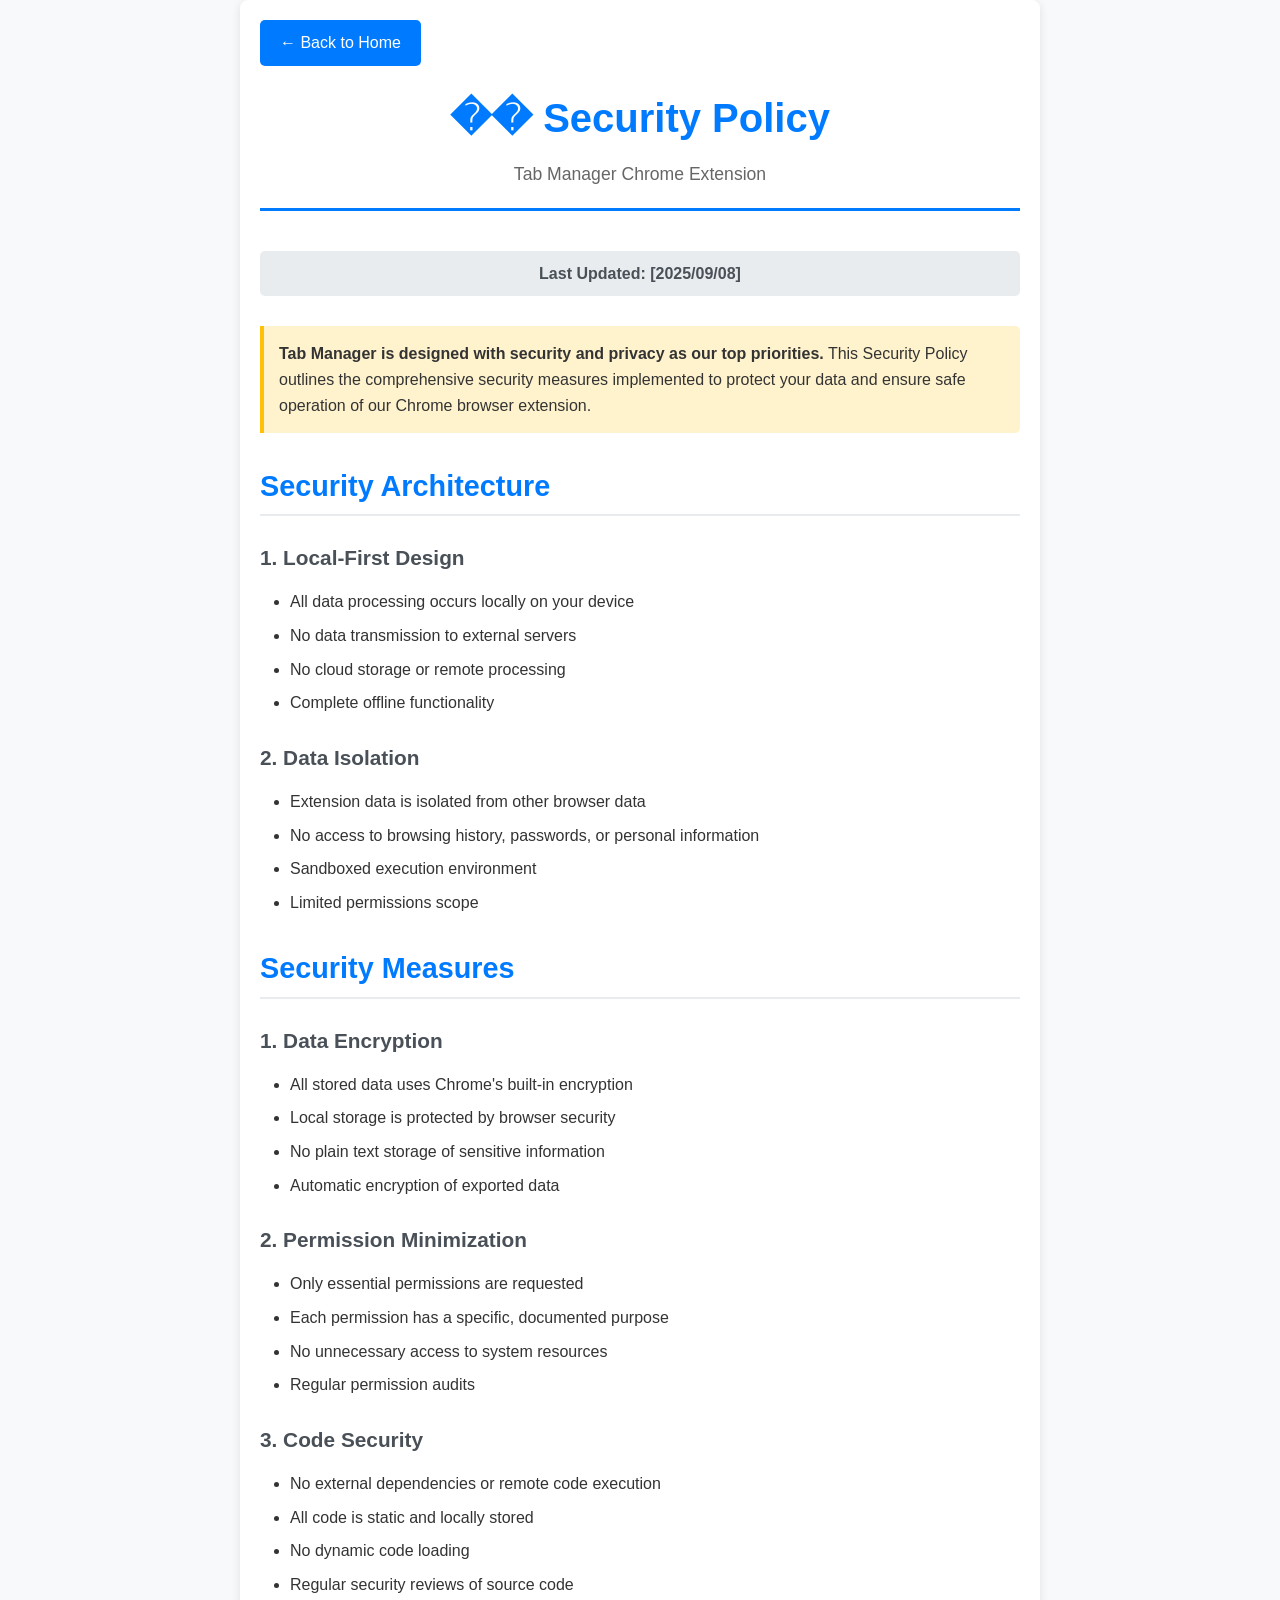
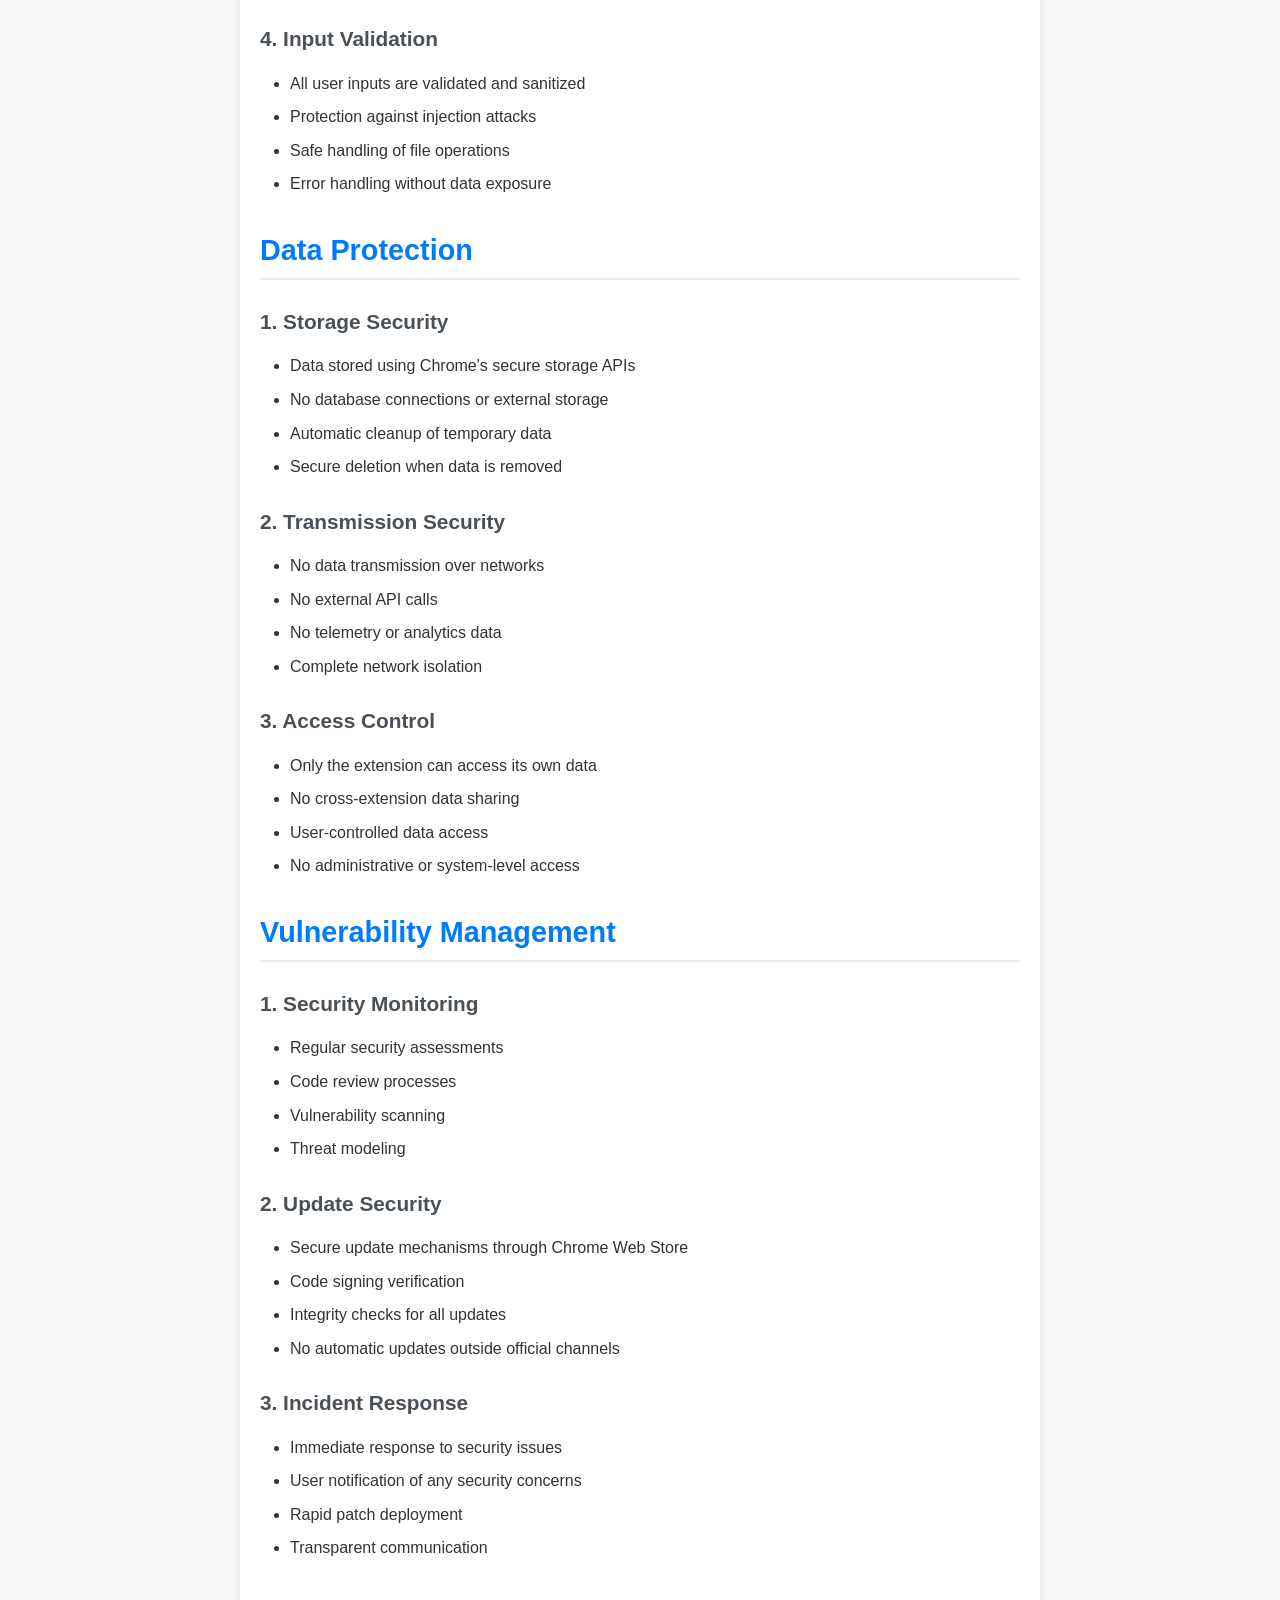
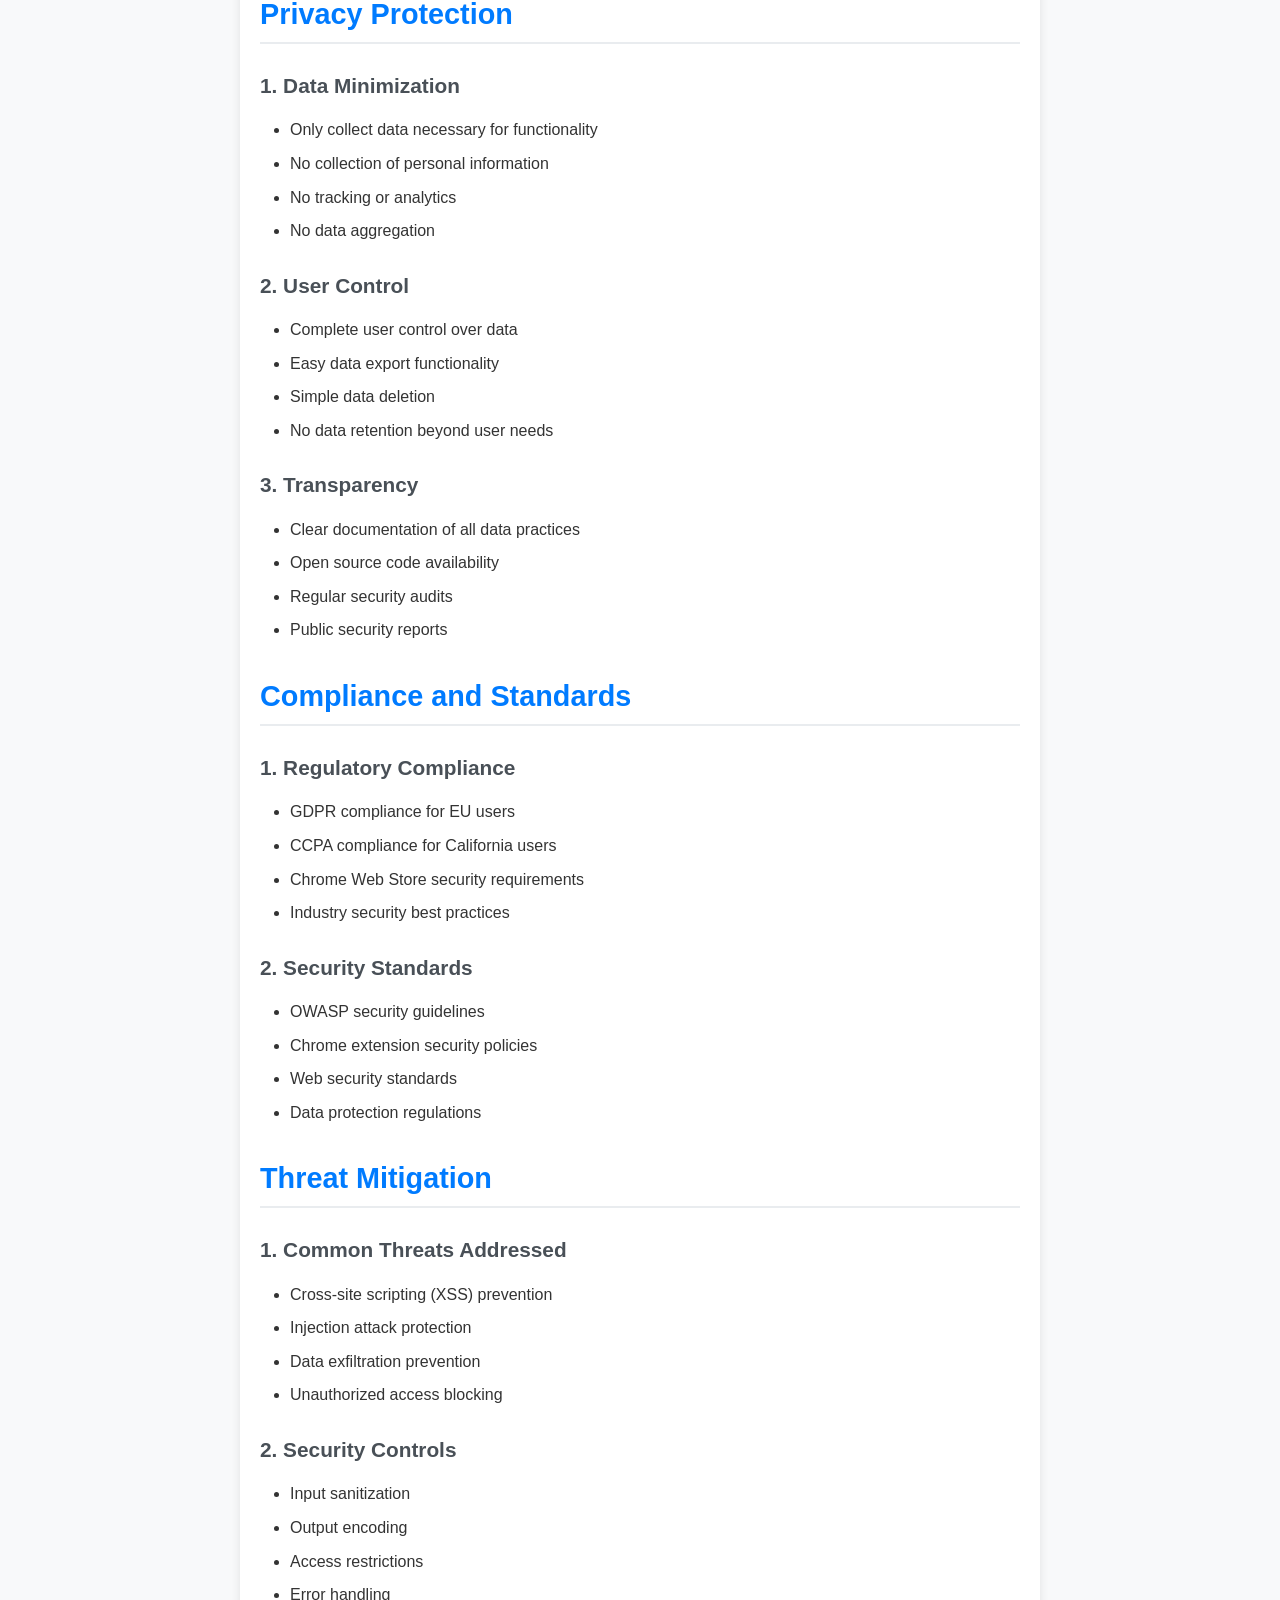
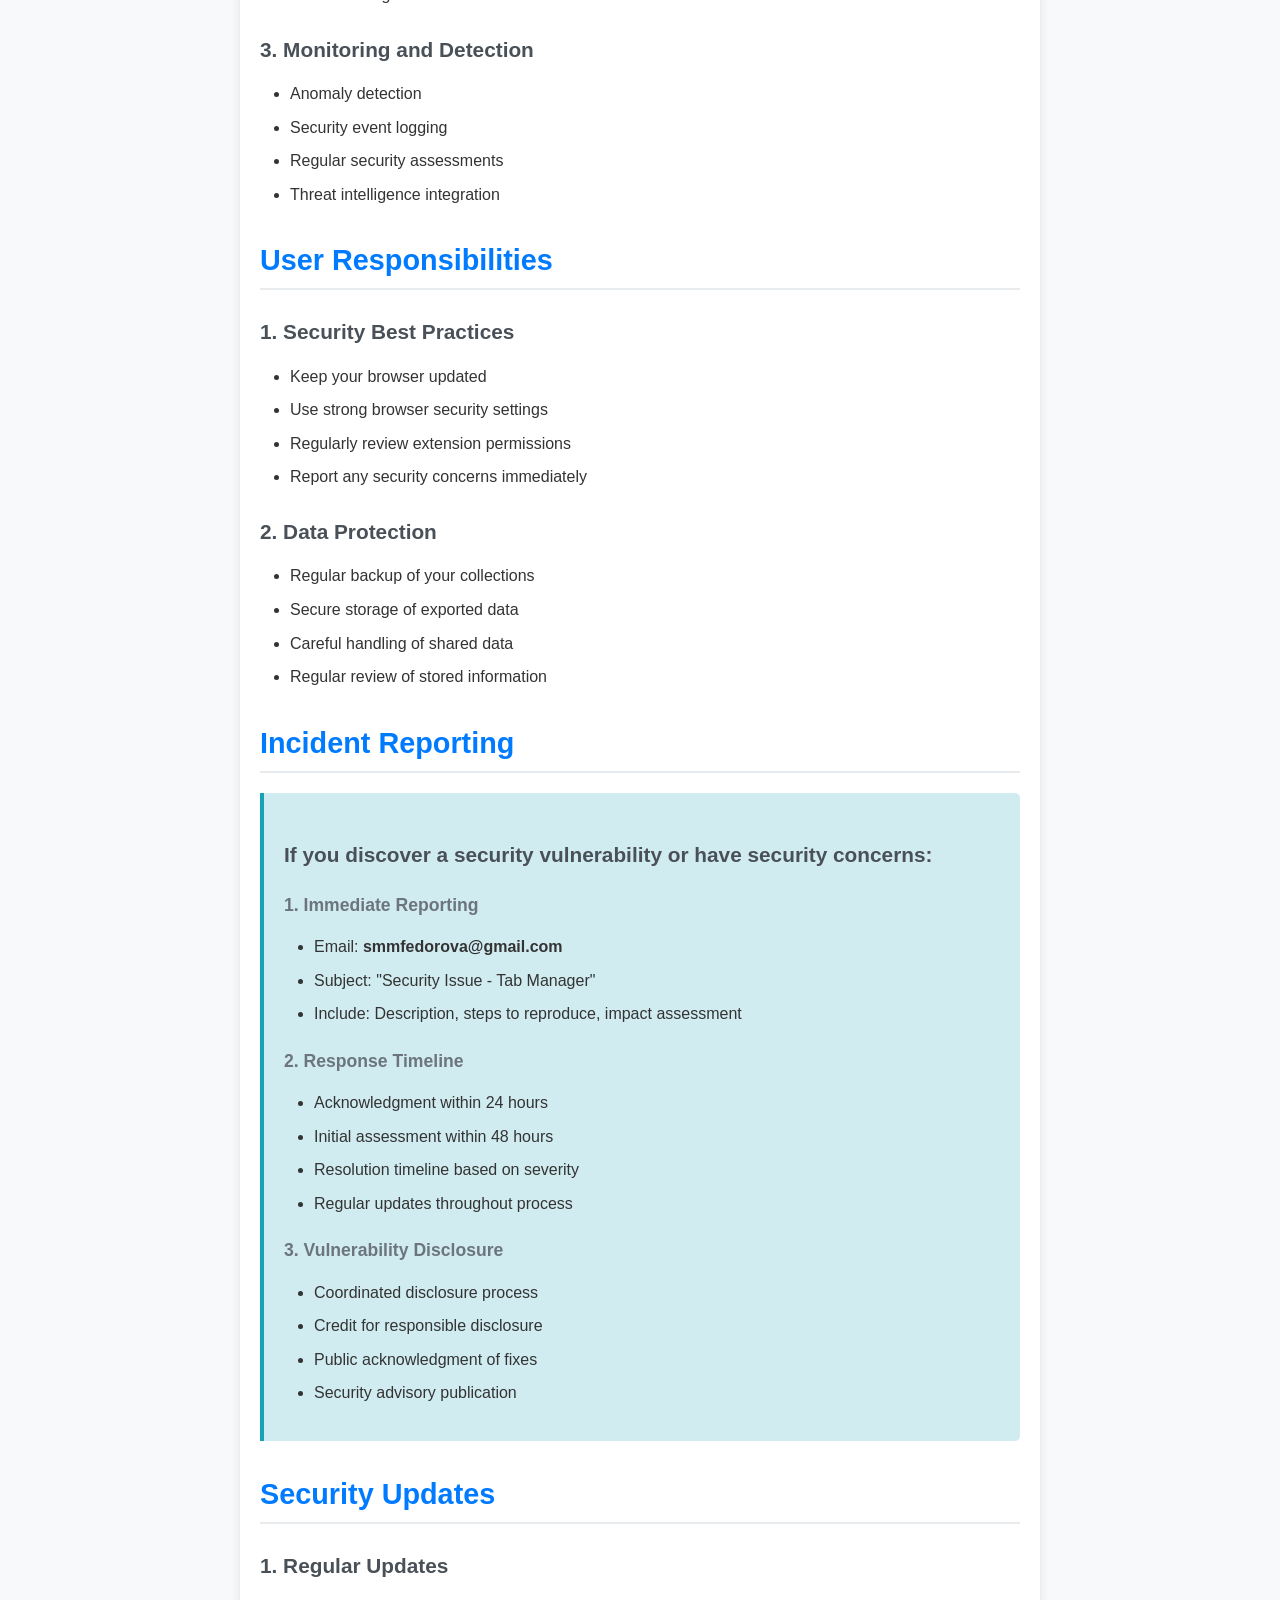
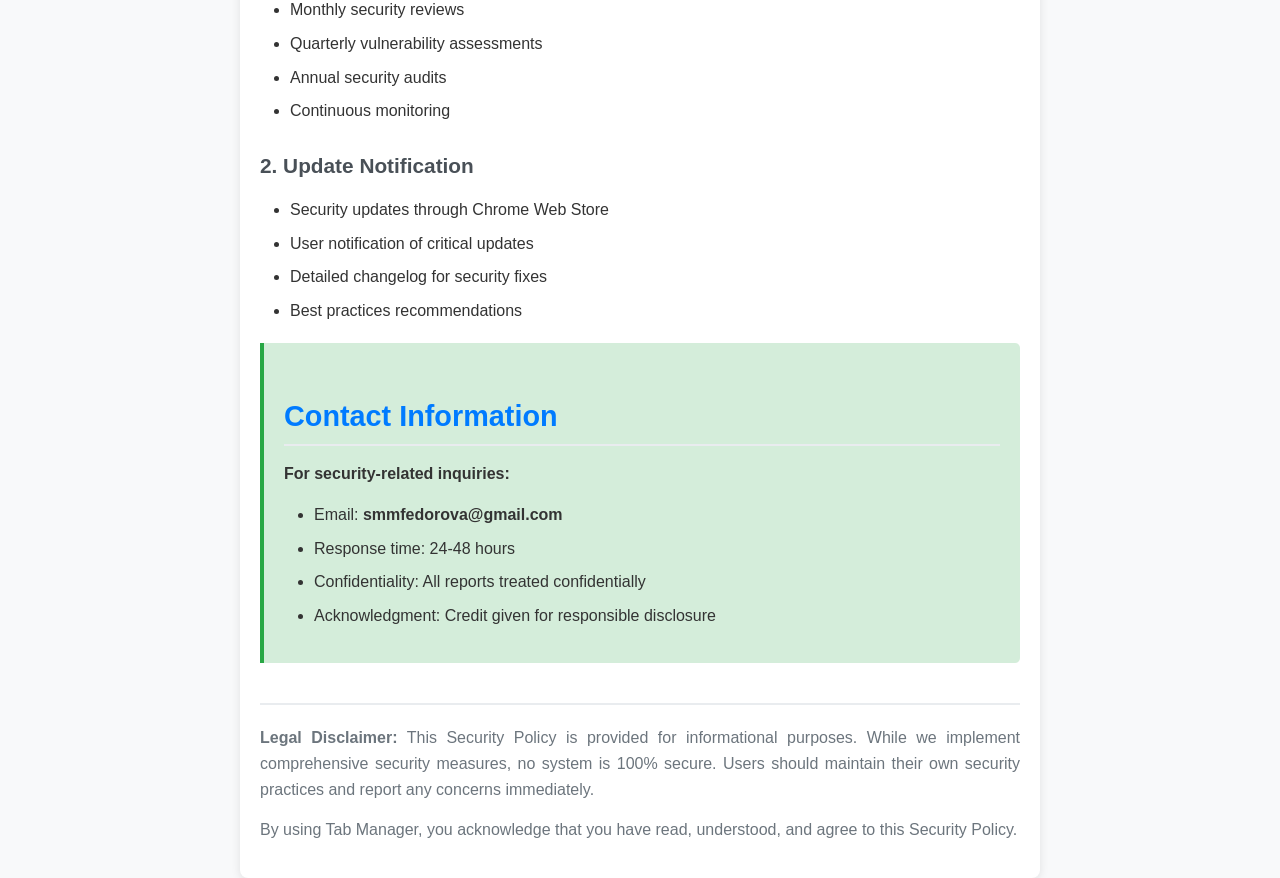
<file: privacy-policy.html>
<!DOCTYPE html>
<html lang="en">
<head>
    <meta charset="UTF-8">
    <meta name="viewport" content="width=device-width, initial-scale=1.0">
    <title>Security Policy - Tab Manager</title>
    <style>
        * {
            margin: 0;
            padding: 0;
            box-sizing: border-box;
        }
        
        body {
            font-family: -apple-system, BlinkMacSystemFont, 'Segoe UI', Roboto, Oxygen, Ubuntu, Cantarell, sans-serif;
            line-height: 1.6;
            color: #333;
            background-color: #f8f9fa;
        }
        
        .container {
            max-width: 800px;
            margin: 0 auto;
            padding: 20px;
            background: white;
            box-shadow: 0 2px 10px rgba(0,0,0,0.1);
            border-radius: 8px;
        }
        
        .header {
            text-align: center;
            margin-bottom: 40px;
            padding-bottom: 20px;
            border-bottom: 3px solid #007bff;
        }
        
        .header h1 {
            color: #007bff;
            font-size: 2.5em;
            margin-bottom: 10px;
        }
        
        .header .subtitle {
            color: #666;
            font-size: 1.1em;
        }
        
        .last-updated {
            background: #e9ecef;
            padding: 10px;
            border-radius: 5px;
            margin-bottom: 30px;
            text-align: center;
            font-weight: bold;
            color: #495057;
        }
        
        h2 {
            color: #007bff;
            font-size: 1.8em;
            margin: 30px 0 15px 0;
            padding-bottom: 5px;
            border-bottom: 2px solid #e9ecef;
        }
        
        h3 {
            color: #495057;
            font-size: 1.3em;
            margin: 25px 0 10px 0;
        }
        
        h4 {
            color: #6c757d;
            font-size: 1.1em;
            margin: 20px 0 8px 0;
        }
        
        p {
            margin-bottom: 15px;
            text-align: justify;
        }
        
        ul, ol {
            margin: 15px 0;
            padding-left: 30px;
        }
        
        li {
            margin-bottom: 8px;
        }
        
        .highlight {
            background: #fff3cd;
            padding: 15px;
            border-left: 4px solid #ffc107;
            margin: 20px 0;
            border-radius: 0 5px 5px 0;
        }
        
        .security-box {
            background: #d1ecf1;
            padding: 20px;
            border-left: 4px solid #17a2b8;
            margin: 20px 0;
            border-radius: 0 5px 5px 0;
        }
        
        .contact-info {
            background: #d4edda;
            padding: 20px;
            border-left: 4px solid #28a745;
            margin: 20px 0;
            border-radius: 0 5px 5px 0;
        }
        
        .footer {
            margin-top: 40px;
            padding-top: 20px;
            border-top: 2px solid #e9ecef;
            text-align: center;
            color: #6c757d;
        }
        
        .back-link {
            display: inline-block;
            background: #007bff;
            color: white;
            padding: 10px 20px;
            text-decoration: none;
            border-radius: 5px;
            margin-bottom: 20px;
            transition: background 0.3s;
        }
        
        .back-link:hover {
            background: #0056b3;
        }
        
        @media (max-width: 768px) {
            .container {
                margin: 10px;
                padding: 15px;
            }
            
            .header h1 {
                font-size: 2em;
            }
            
            h2 {
                font-size: 1.5em;
            }
        }
    </style>
</head>
<body>
    <div class="container">
        <a href="#" class="back-link">← Back to Home</a>
        
        <div class="header">
            <h1>�� Security Policy</h1>
            <div class="subtitle">Tab Manager Chrome Extension</div>
        </div>
        
        <div class="last-updated">
            Last Updated: [2025/09/08]
        </div>
        
        <div class="highlight">
            <strong>Tab Manager is designed with security and privacy as our top priorities.</strong> This Security Policy outlines the comprehensive security measures implemented to protect your data and ensure safe operation of our Chrome browser extension.
        </div>

        <h2>Security Architecture</h2>
        
        <h3>1. Local-First Design</h3>
        <ul>
            <li>All data processing occurs locally on your device</li>
            <li>No data transmission to external servers</li>
            <li>No cloud storage or remote processing</li>
            <li>Complete offline functionality</li>
        </ul>

        <h3>2. Data Isolation</h3>
        <ul>
            <li>Extension data is isolated from other browser data</li>
            <li>No access to browsing history, passwords, or personal information</li>
            <li>Sandboxed execution environment</li>
            <li>Limited permissions scope</li>
        </ul>

        <h2>Security Measures</h2>

        <h3>1. Data Encryption</h3>
        <ul>
            <li>All stored data uses Chrome's built-in encryption</li>
            <li>Local storage is protected by browser security</li>
            <li>No plain text storage of sensitive information</li>
            <li>Automatic encryption of exported data</li>
        </ul>

        <h3>2. Permission Minimization</h3>
        <ul>
            <li>Only essential permissions are requested</li>
            <li>Each permission has a specific, documented purpose</li>
            <li>No unnecessary access to system resources</li>
            <li>Regular permission audits</li>
        </ul>

        <h3>3. Code Security</h3>
        <ul>
            <li>No external dependencies or remote code execution</li>
            <li>All code is static and locally stored</li>
            <li>No dynamic code loading</li>
            <li>Regular security reviews of source code</li>
        </ul>

        <h3>4. Input Validation</h3>
        <ul>
            <li>All user inputs are validated and sanitized</li>
            <li>Protection against injection attacks</li>
            <li>Safe handling of file operations</li>
            <li>Error handling without data exposure</li>
        </ul>

        <h2>Data Protection</h2>

        <h3>1. Storage Security</h3>
        <ul>
            <li>Data stored using Chrome's secure storage APIs</li>
            <li>No database connections or external storage</li>
            <li>Automatic cleanup of temporary data</li>
            <li>Secure deletion when data is removed</li>
        </ul>

        <h3>2. Transmission Security</h3>
        <ul>
            <li>No data transmission over networks</li>
            <li>No external API calls</li>
            <li>No telemetry or analytics data</li>
            <li>Complete network isolation</li>
        </ul>

        <h3>3. Access Control</h3>
        <ul>
            <li>Only the extension can access its own data</li>
            <li>No cross-extension data sharing</li>
            <li>User-controlled data access</li>
            <li>No administrative or system-level access</li>
        </ul>

        <h2>Vulnerability Management</h2>

        <h3>1. Security Monitoring</h3>
        <ul>
            <li>Regular security assessments</li>
            <li>Code review processes</li>
            <li>Vulnerability scanning</li>
            <li>Threat modeling</li>
        </ul>

        <h3>2. Update Security</h3>
        <ul>
            <li>Secure update mechanisms through Chrome Web Store</li>
            <li>Code signing verification</li>
            <li>Integrity checks for all updates</li>
            <li>No automatic updates outside official channels</li>
        </ul>

        <h3>3. Incident Response</h3>
        <ul>
            <li>Immediate response to security issues</li>
            <li>User notification of any security concerns</li>
            <li>Rapid patch deployment</li>
            <li>Transparent communication</li>
        </ul>

        <h2>Privacy Protection</h2>

        <h3>1. Data Minimization</h3>
        <ul>
            <li>Only collect data necessary for functionality</li>
            <li>No collection of personal information</li>
            <li>No tracking or analytics</li>
            <li>No data aggregation</li>
        </ul>

        <h3>2. User Control</h3>
        <ul>
            <li>Complete user control over data</li>
            <li>Easy data export functionality</li>
            <li>Simple data deletion</li>
            <li>No data retention beyond user needs</li>
        </ul>

        <h3>3. Transparency</h3>
        <ul>
            <li>Clear documentation of all data practices</li>
            <li>Open source code availability</li>
            <li>Regular security audits</li>
            <li>Public security reports</li>
        </ul>

        <h2>Compliance and Standards</h2>

        <h3>1. Regulatory Compliance</h3>
        <ul>
            <li>GDPR compliance for EU users</li>
            <li>CCPA compliance for California users</li>
            <li>Chrome Web Store security requirements</li>
            <li>Industry security best practices</li>
        </ul>

        <h3>2. Security Standards</h3>
        <ul>
            <li>OWASP security guidelines</li>
            <li>Chrome extension security policies</li>
            <li>Web security standards</li>
            <li>Data protection regulations</li>
        </ul>

        <h2>Threat Mitigation</h2>

        <h3>1. Common Threats Addressed</h3>
        <ul>
            <li>Cross-site scripting (XSS) prevention</li>
            <li>Injection attack protection</li>
            <li>Data exfiltration prevention</li>
            <li>Unauthorized access blocking</li>
        </ul>

        <h3>2. Security Controls</h3>
        <ul>
            <li>Input sanitization</li>
            <li>Output encoding</li>
            <li>Access restrictions</li>
            <li>Error handling</li>
        </ul>

        <h3>3. Monitoring and Detection</h3>
        <ul>
            <li>Anomaly detection</li>
            <li>Security event logging</li>
            <li>Regular security assessments</li>
            <li>Threat intelligence integration</li>
        </ul>

        <h2>User Responsibilities</h2>

        <h3>1. Security Best Practices</h3>
        <ul>
            <li>Keep your browser updated</li>
            <li>Use strong browser security settings</li>
            <li>Regularly review extension permissions</li>
            <li>Report any security concerns immediately</li>
        </ul>

        <h3>2. Data Protection</h3>
        <ul>
            <li>Regular backup of your collections</li>
            <li>Secure storage of exported data</li>
            <li>Careful handling of shared data</li>
            <li>Regular review of stored information</li>
        </ul>

        <h2>Incident Reporting</h2>

        <div class="security-box">
            <h3>If you discover a security vulnerability or have security concerns:</h3>
            
            <h4>1. Immediate Reporting</h4>
            <ul>
                <li>Email: <strong>smmfedorova@gmail.com</strong></li>
                <li>Subject: "Security Issue - Tab Manager"</li>
                <li>Include: Description, steps to reproduce, impact assessment</li>
            </ul>

            <h4>2. Response Timeline</h4>
            <ul>
                <li>Acknowledgment within 24 hours</li>
                <li>Initial assessment within 48 hours</li>
                <li>Resolution timeline based on severity</li>
                <li>Regular updates throughout process</li>
            </ul>

            <h4>3. Vulnerability Disclosure</h4>
            <ul>
                <li>Coordinated disclosure process</li>
                <li>Credit for responsible disclosure</li>
                <li>Public acknowledgment of fixes</li>
                <li>Security advisory publication</li>
            </ul>
        </div>

        <h2>Security Updates</h2>

        <h3>1. Regular Updates</h3>
        <ul>
            <li>Monthly security reviews</li>
            <li>Quarterly vulnerability assessments</li>
            <li>Annual security audits</li>
            <li>Continuous monitoring</li>
        </ul>

        <h3>2. Update Notification</h3>
        <ul>
            <li>Security updates through Chrome Web Store</li>
            <li>User notification of critical updates</li>
            <li>Detailed changelog for security fixes</li>
            <li>Best practices recommendations</li>
        </ul>

        <div class="contact-info">
            <h2>Contact Information</h2>
            <p><strong>For security-related inquiries:</strong></p>
            <ul>
                <li>Email: <strong>smmfedorova@gmail.com</strong></li>
                <li>Response time: 24-48 hours</li>
                <li>Confidentiality: All reports treated confidentially</li>
                <li>Acknowledgment: Credit given for responsible disclosure</li>
            </ul>
        </div>

        <div class="footer">
            <p><strong>Legal Disclaimer:</strong> This Security Policy is provided for informational purposes. While we implement comprehensive security measures, no system is 100% secure. Users should maintain their own security practices and report any concerns immediately.</p>
            <p>By using Tab Manager, you acknowledge that you have read, understood, and agree to this Security Policy.</p>
        </div>
    </div>
</body>
</html>
</file>
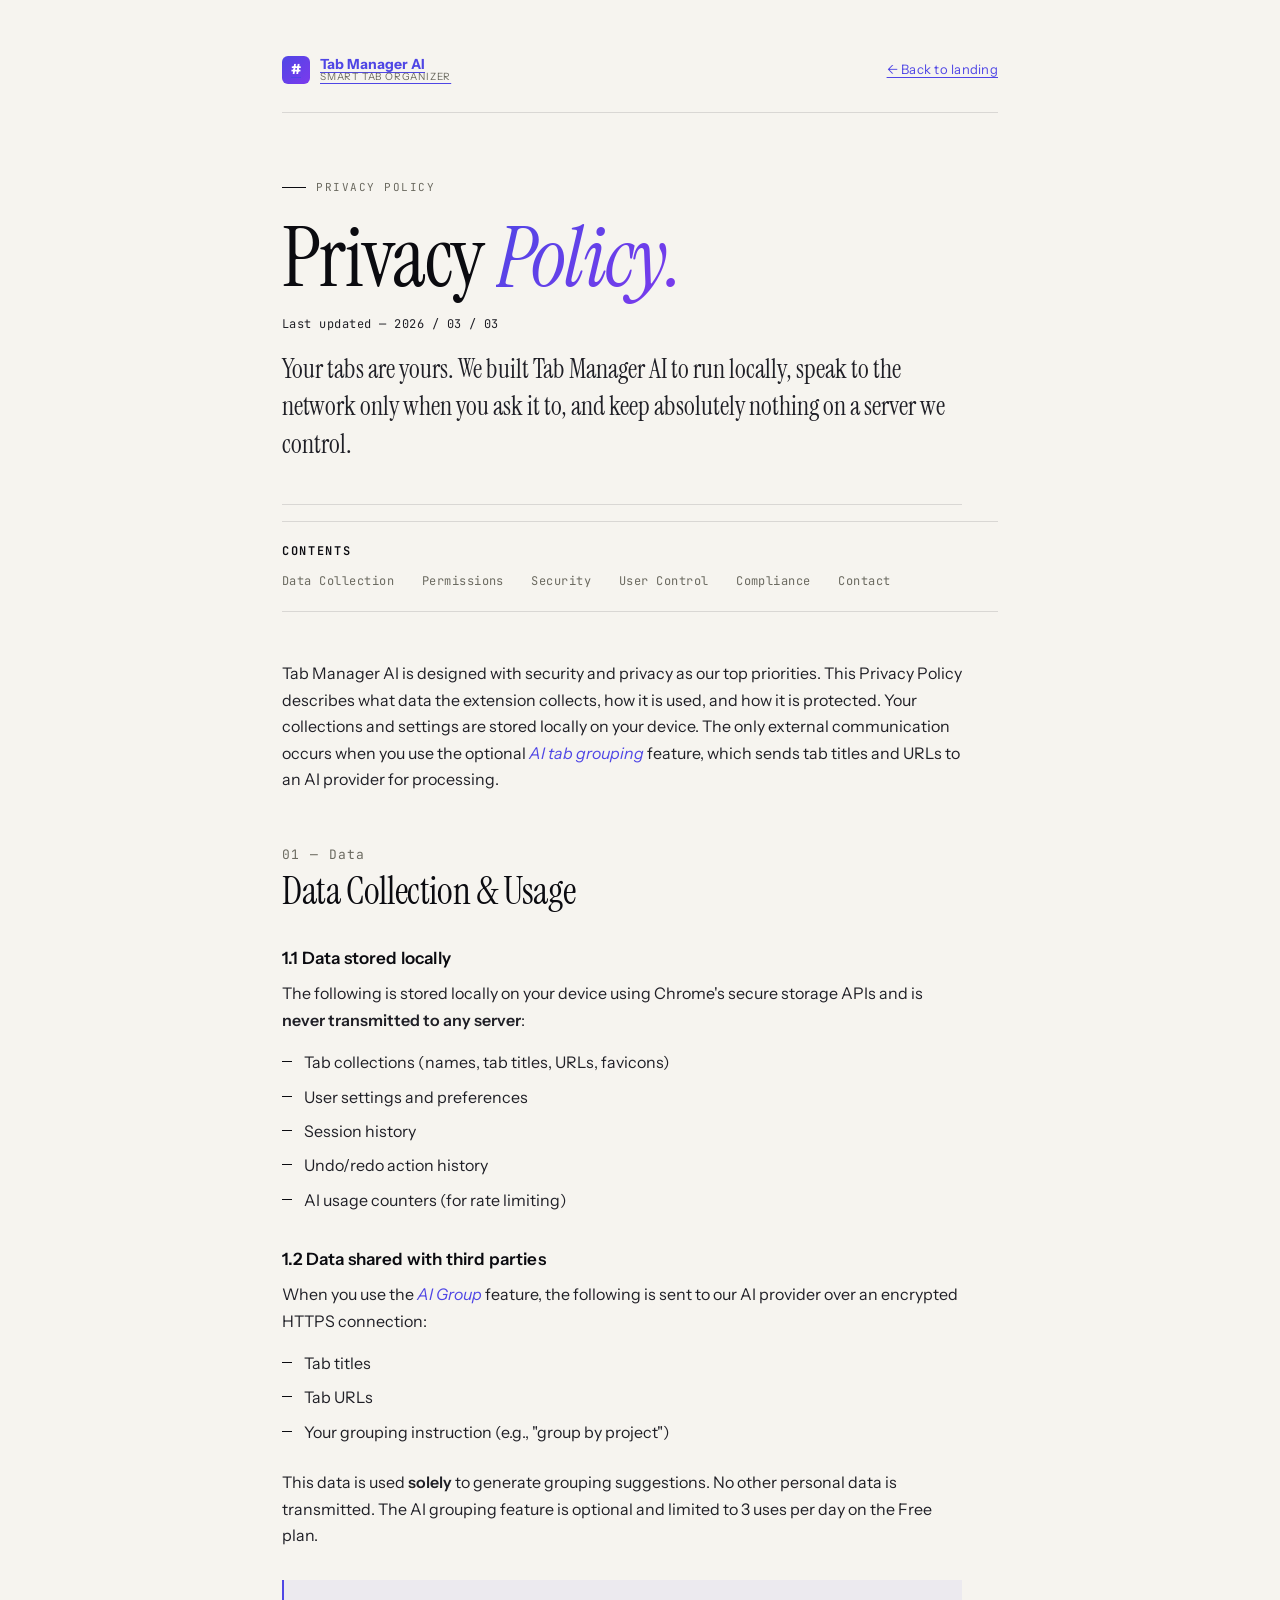
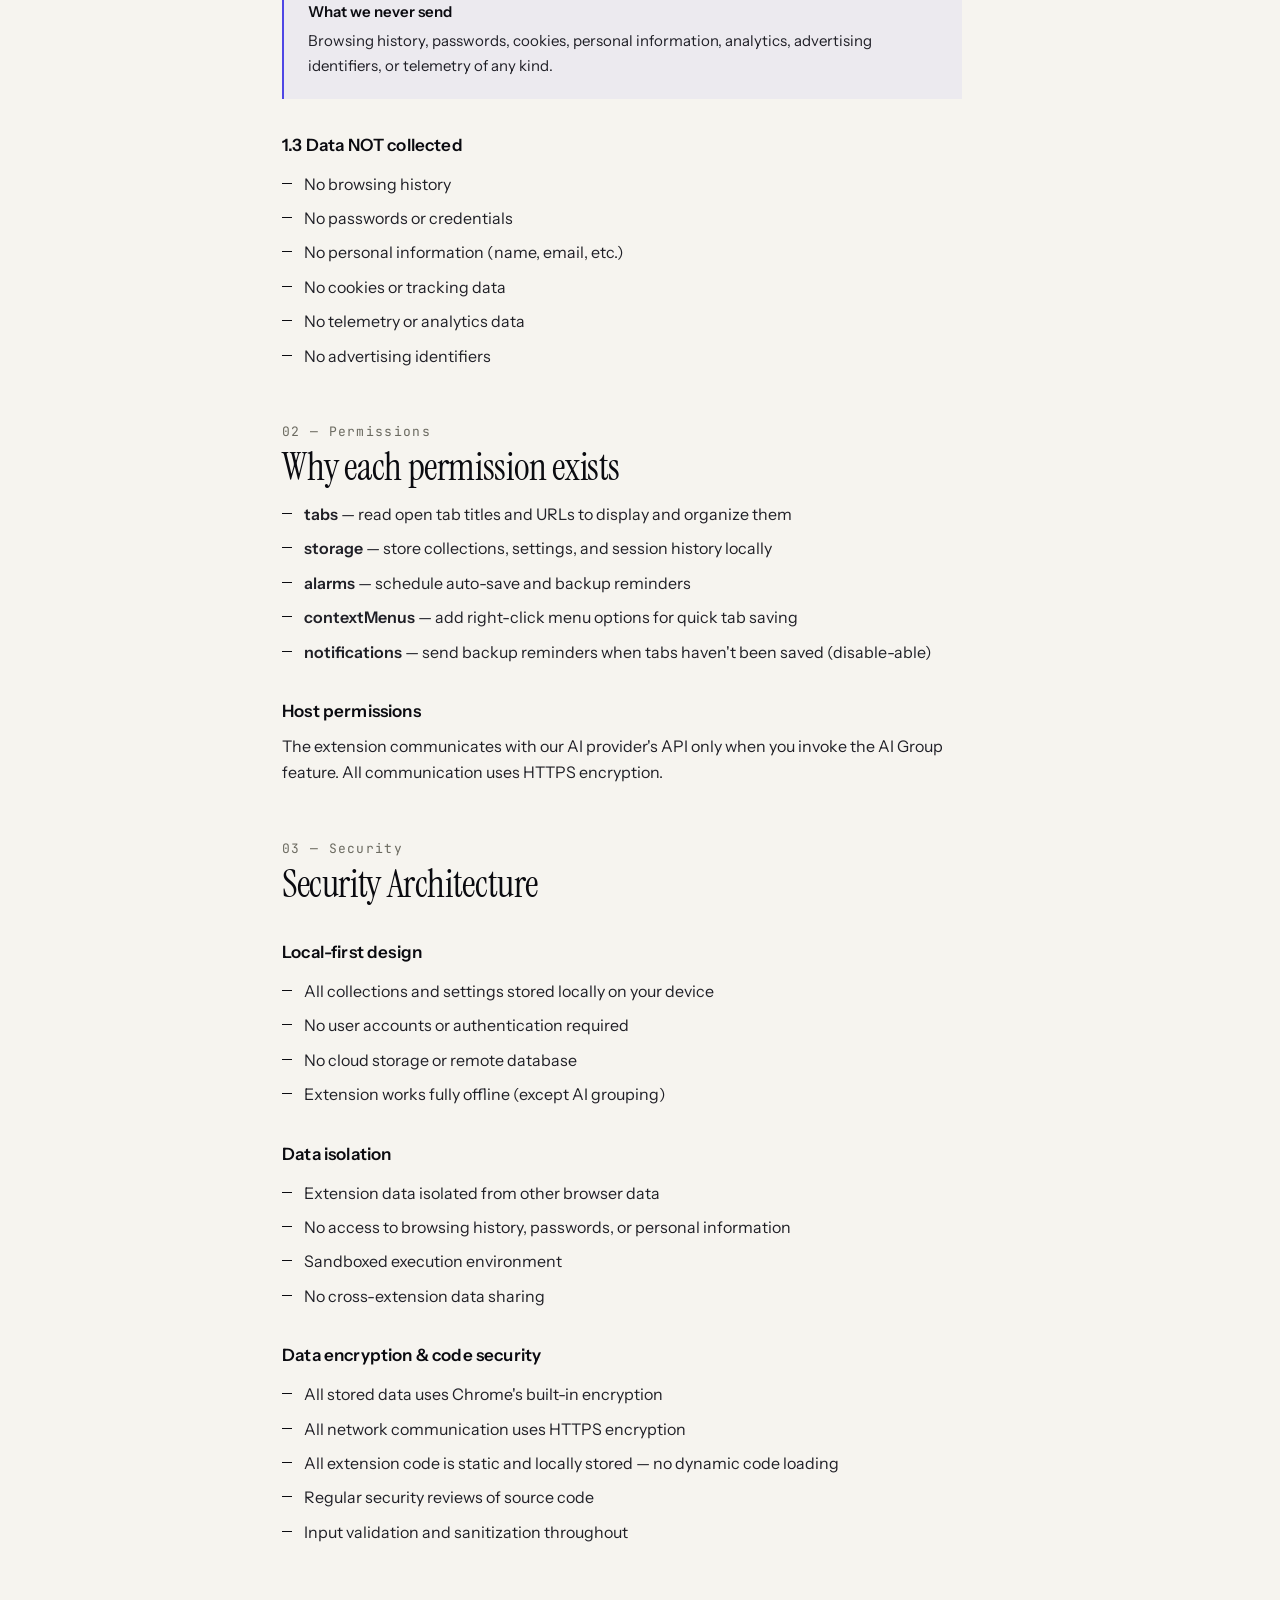
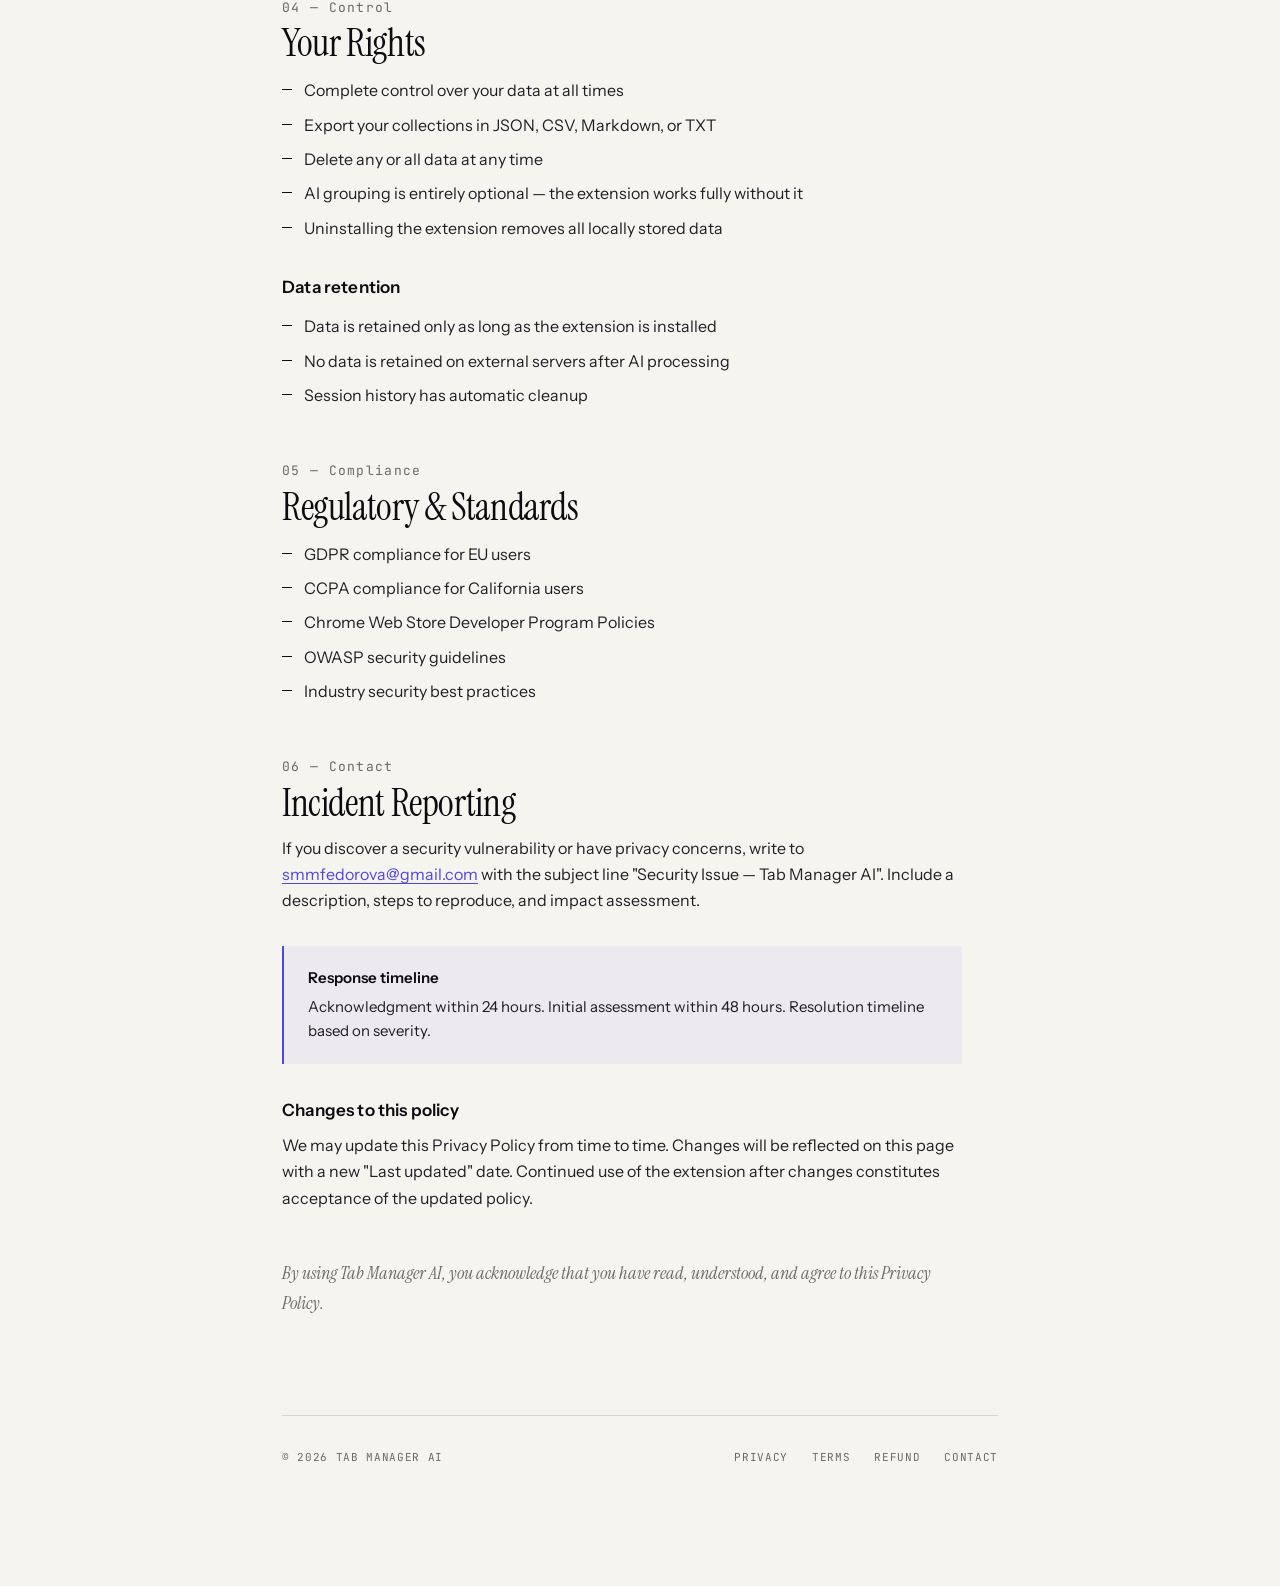
<file: legal/privacy.html>
<!DOCTYPE html>
<html lang="en">
<head>
<meta charset="UTF-8">
<meta name="viewport" content="width=device-width, initial-scale=1.0">
<title>Privacy Policy — Tab Manager AI</title>
<link rel="preconnect" href="https://fonts.googleapis.com">
<link rel="preconnect" href="https://fonts.gstatic.com" crossorigin>
<link href="https://fonts.googleapis.com/css2?family=Instrument+Serif:ital@0;1&family=Instrument+Sans:wght@400;500;600;700&family=JetBrains+Mono:wght@400;500;600&display=swap" rel="stylesheet">
<link rel="stylesheet" href="legal.css">
</head>
<body>
<div class="legal-wrap">
  <div class="legal-top">
    <a href="../Tab Manager AI Landing.html" class="legal-logo">
      <span class="legal-logo-mark">#</span>
      <span class="legal-logo-text">
        <span class="legal-logo-name">Tab Manager AI</span>
        <span class="legal-logo-kicker">Smart Tab Organizer</span>
      </span>
    </a>
    <a href="../Tab Manager AI Landing.html" class="legal-back">← Back to landing</a>
  </div>

  <div class="legal-eyebrow">Privacy Policy</div>
  <h1 class="legal-title">Privacy <em>Policy.</em></h1>
  <p class="legal-updated">Last updated — 2026 / 03 / 03</p>

  <p class="legal-lede">Your tabs are yours. We built Tab Manager AI to run locally, speak to the network only when you ask it to, and keep absolutely nothing on a server we control.</p>

  <nav class="legal-toc">
  <span class="legal-toc-label">Contents</span>
  <a href="#collection">Data Collection</a>
  <a href="#permissions">Permissions</a>
  <a href="#security">Security</a>
  <a href="#control">User Control</a>
  <a href="#compliance">Compliance</a>
  <a href="#contact">Contact</a>
</nav>

  
<p>Tab Manager AI is designed with security and privacy as our top priorities. This Privacy Policy describes what data the extension collects, how it is used, and how it is protected. Your collections and settings are stored locally on your device. The only external communication occurs when you use the optional <em>AI tab grouping</em> feature, which sends tab titles and URLs to an AI provider for processing.</p>

<h2 id="collection"><span class="num">01 — Data</span>Data Collection &amp; Usage</h2>

<h3>1.1 Data stored locally</h3>
<p>The following is stored locally on your device using Chrome's secure storage APIs and is <strong>never transmitted to any server</strong>:</p>
<ul>
  <li>Tab collections (names, tab titles, URLs, favicons)</li>
  <li>User settings and preferences</li>
  <li>Session history</li>
  <li>Undo/redo action history</li>
  <li>AI usage counters (for rate limiting)</li>
</ul>

<h3>1.2 Data shared with third parties</h3>
<p>When you use the <em>AI Group</em> feature, the following is sent to our AI provider over an encrypted HTTPS connection:</p>
<ul>
  <li>Tab titles</li>
  <li>Tab URLs</li>
  <li>Your grouping instruction (e.g., "group by project")</li>
</ul>
<p>This data is used <strong>solely</strong> to generate grouping suggestions. No other personal data is transmitted. The AI grouping feature is optional and limited to 3 uses per day on the Free plan.</p>

<div class="legal-callout">
  <strong>What we never send</strong>
  Browsing history, passwords, cookies, personal information, analytics, advertising identifiers, or telemetry of any kind.
</div>

<h3>1.3 Data NOT collected</h3>
<ul>
  <li>No browsing history</li>
  <li>No passwords or credentials</li>
  <li>No personal information (name, email, etc.)</li>
  <li>No cookies or tracking data</li>
  <li>No telemetry or analytics data</li>
  <li>No advertising identifiers</li>
</ul>

<h2 id="permissions"><span class="num">02 — Permissions</span>Why each permission exists</h2>
<ul>
  <li><strong>tabs</strong> — read open tab titles and URLs to display and organize them</li>
  <li><strong>storage</strong> — store collections, settings, and session history locally</li>
  <li><strong>alarms</strong> — schedule auto-save and backup reminders</li>
  <li><strong>contextMenus</strong> — add right-click menu options for quick tab saving</li>
  <li><strong>notifications</strong> — send backup reminders when tabs haven't been saved (disable-able)</li>
</ul>

<h3>Host permissions</h3>
<p>The extension communicates with our AI provider's API only when you invoke the AI Group feature. All communication uses HTTPS encryption.</p>

<h2 id="security"><span class="num">03 — Security</span>Security Architecture</h2>

<h3>Local-first design</h3>
<ul>
  <li>All collections and settings stored locally on your device</li>
  <li>No user accounts or authentication required</li>
  <li>No cloud storage or remote database</li>
  <li>Extension works fully offline (except AI grouping)</li>
</ul>

<h3>Data isolation</h3>
<ul>
  <li>Extension data isolated from other browser data</li>
  <li>No access to browsing history, passwords, or personal information</li>
  <li>Sandboxed execution environment</li>
  <li>No cross-extension data sharing</li>
</ul>

<h3>Data encryption &amp; code security</h3>
<ul>
  <li>All stored data uses Chrome's built-in encryption</li>
  <li>All network communication uses HTTPS encryption</li>
  <li>All extension code is static and locally stored — no dynamic code loading</li>
  <li>Regular security reviews of source code</li>
  <li>Input validation and sanitization throughout</li>
</ul>

<h2 id="control"><span class="num">04 — Control</span>Your Rights</h2>
<ul>
  <li>Complete control over your data at all times</li>
  <li>Export your collections in JSON, CSV, Markdown, or TXT</li>
  <li>Delete any or all data at any time</li>
  <li>AI grouping is entirely optional — the extension works fully without it</li>
  <li>Uninstalling the extension removes all locally stored data</li>
</ul>

<h3>Data retention</h3>
<ul>
  <li>Data is retained only as long as the extension is installed</li>
  <li>No data is retained on external servers after AI processing</li>
  <li>Session history has automatic cleanup</li>
</ul>

<h2 id="compliance"><span class="num">05 — Compliance</span>Regulatory &amp; Standards</h2>
<ul>
  <li>GDPR compliance for EU users</li>
  <li>CCPA compliance for California users</li>
  <li>Chrome Web Store Developer Program Policies</li>
  <li>OWASP security guidelines</li>
  <li>Industry security best practices</li>
</ul>

<h2 id="contact"><span class="num">06 — Contact</span>Incident Reporting</h2>
<p>If you discover a security vulnerability or have privacy concerns, write to <a href="mailto:smmfedorova@gmail.com">smmfedorova@gmail.com</a> with the subject line "Security Issue — Tab Manager AI". Include a description, steps to reproduce, and impact assessment.</p>

<div class="legal-callout">
  <strong>Response timeline</strong>
  Acknowledgment within 24 hours. Initial assessment within 48 hours. Resolution timeline based on severity.
</div>

<h3>Changes to this policy</h3>
<p>We may update this Privacy Policy from time to time. Changes will be reflected on this page with a new "Last updated" date. Continued use of the extension after changes constitutes acceptance of the updated policy.</p>

<p style="margin-top: 48px; font-family: 'Instrument Serif', serif; font-style: italic; font-size: 18px; color: #6b6a60;">
  By using Tab Manager AI, you acknowledge that you have read, understood, and agree to this Privacy Policy.
</p>


  <div class="legal-footer">
    <span>© 2026 Tab Manager AI</span>
    <span class="legal-footer-links">
      <a href="privacy.html">Privacy</a>
      <a href="terms.html">Terms</a>
      <a href="refund.html">Refund</a>
      <a href="mailto:smmfedorova@gmail.com">Contact</a>
    </span>
  </div>
</div>
</body>
</html>
</file>
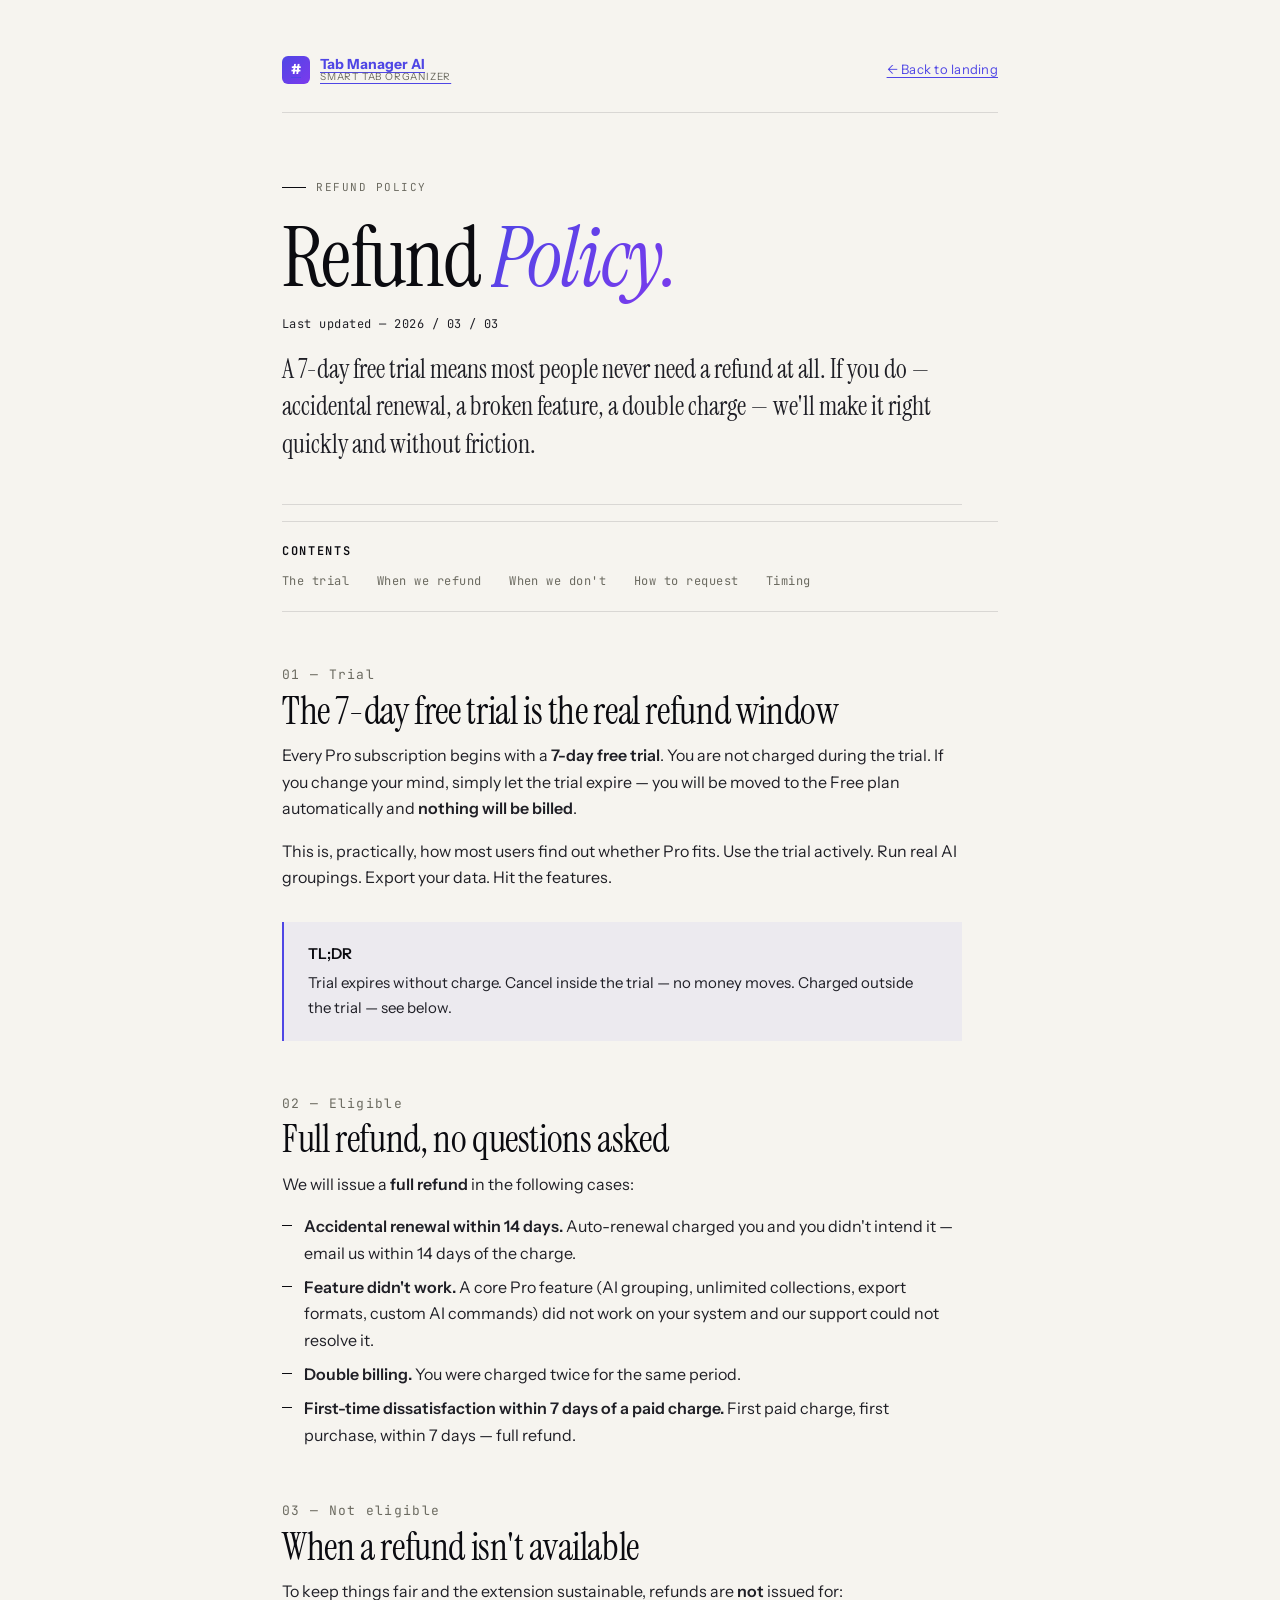
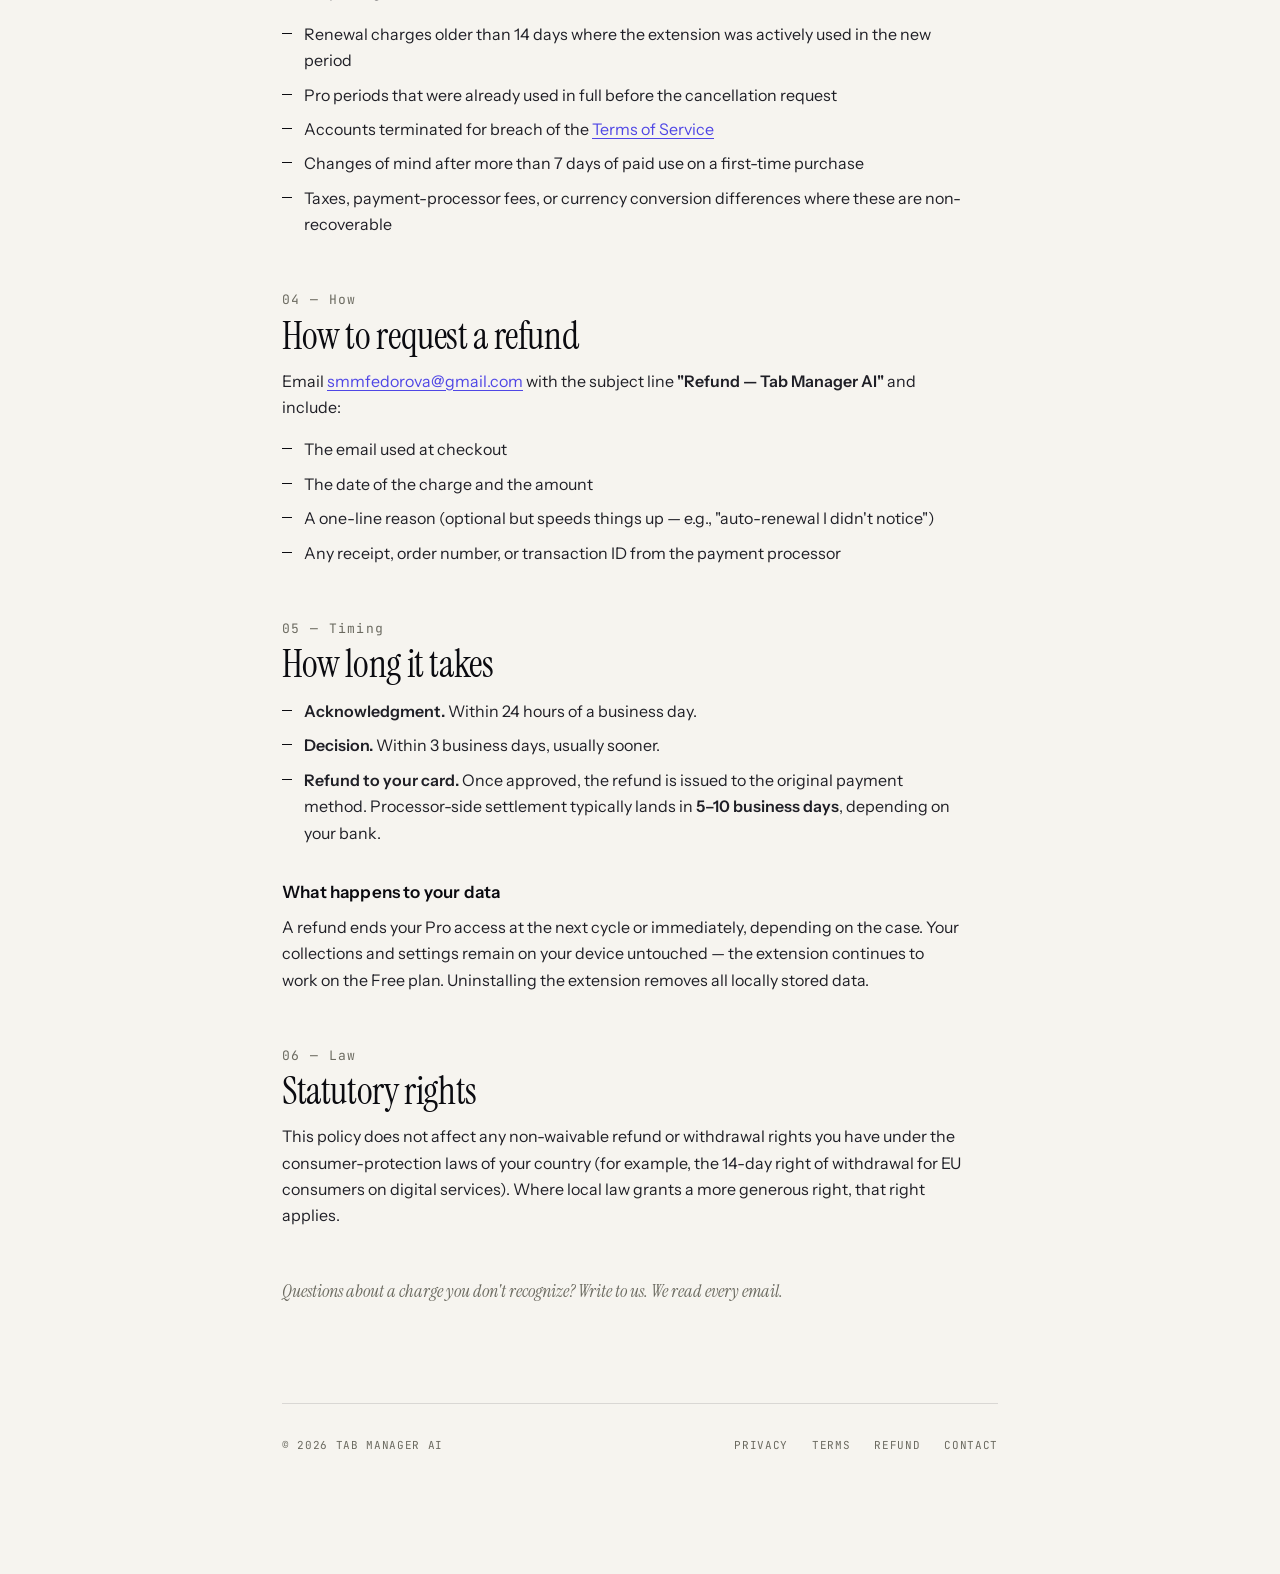
<file: legal/refund.html>
<!DOCTYPE html>
<html lang="en">
<head>
<meta charset="UTF-8">
<meta name="viewport" content="width=device-width, initial-scale=1.0">
<title>Refund Policy — Tab Manager AI</title>
<link rel="preconnect" href="https://fonts.googleapis.com">
<link rel="preconnect" href="https://fonts.gstatic.com" crossorigin>
<link href="https://fonts.googleapis.com/css2?family=Instrument+Serif:ital@0;1&family=Instrument+Sans:wght@400;500;600;700&family=JetBrains+Mono:wght@400;500;600&display=swap" rel="stylesheet">
<link rel="stylesheet" href="legal.css">
</head>
<body>
<div class="legal-wrap">
  <div class="legal-top">
    <a href="../Tab Manager AI Landing.html" class="legal-logo">
      <span class="legal-logo-mark">#</span>
      <span class="legal-logo-text">
        <span class="legal-logo-name">Tab Manager AI</span>
        <span class="legal-logo-kicker">Smart Tab Organizer</span>
      </span>
    </a>
    <a href="../Tab Manager AI Landing.html" class="legal-back">← Back to landing</a>
  </div>

  <div class="legal-eyebrow">Refund Policy</div>
  <h1 class="legal-title">Refund <em>Policy.</em></h1>
  <p class="legal-updated">Last updated — 2026 / 03 / 03</p>

  <p class="legal-lede">A 7-day free trial means most people never need a refund at all. If you do — accidental renewal, a broken feature, a double charge — we'll make it right quickly and without friction.</p>

  <nav class="legal-toc">
  <span class="legal-toc-label">Contents</span>
  <a href="#trial">The trial</a>
  <a href="#eligible">When we refund</a>
  <a href="#not">When we don't</a>
  <a href="#how">How to request</a>
  <a href="#timing">Timing</a>
</nav>

  
<h2 id="trial"><span class="num">01 — Trial</span>The 7-day free trial is the real refund window</h2>
<p>Every Pro subscription begins with a <strong>7-day free trial</strong>. You are not charged during the trial. If you change your mind, simply let the trial expire — you will be moved to the Free plan automatically and <strong>nothing will be billed</strong>.</p>
<p>This is, practically, how most users find out whether Pro fits. Use the trial actively. Run real AI groupings. Export your data. Hit the features.</p>

<div class="legal-callout">
  <strong>TL;DR</strong>
  Trial expires without charge. Cancel inside the trial — no money moves. Charged outside the trial — see below.
</div>

<h2 id="eligible"><span class="num">02 — Eligible</span>Full refund, no questions asked</h2>
<p>We will issue a <strong>full refund</strong> in the following cases:</p>
<ul>
  <li><strong>Accidental renewal within 14 days.</strong> Auto-renewal charged you and you didn't intend it — email us within 14 days of the charge.</li>
  <li><strong>Feature didn't work.</strong> A core Pro feature (AI grouping, unlimited collections, export formats, custom AI commands) did not work on your system and our support could not resolve it.</li>
  <li><strong>Double billing.</strong> You were charged twice for the same period.</li>
  <li><strong>First-time dissatisfaction within 7 days of a paid charge.</strong> First paid charge, first purchase, within 7 days — full refund.</li>
</ul>

<h2 id="not"><span class="num">03 — Not eligible</span>When a refund isn't available</h2>
<p>To keep things fair and the extension sustainable, refunds are <strong>not</strong> issued for:</p>
<ul>
  <li>Renewal charges older than 14 days where the extension was actively used in the new period</li>
  <li>Pro periods that were already used in full before the cancellation request</li>
  <li>Accounts terminated for breach of the <a href="terms.html">Terms of Service</a></li>
  <li>Changes of mind after more than 7 days of paid use on a first-time purchase</li>
  <li>Taxes, payment-processor fees, or currency conversion differences where these are non-recoverable</li>
</ul>

<h2 id="how"><span class="num">04 — How</span>How to request a refund</h2>
<p>Email <a href="mailto:smmfedorova@gmail.com">smmfedorova@gmail.com</a> with the subject line <strong>"Refund — Tab Manager AI"</strong> and include:</p>
<ul>
  <li>The email used at checkout</li>
  <li>The date of the charge and the amount</li>
  <li>A one-line reason (optional but speeds things up — e.g., "auto-renewal I didn't notice")</li>
  <li>Any receipt, order number, or transaction ID from the payment processor</li>
</ul>

<h2 id="timing"><span class="num">05 — Timing</span>How long it takes</h2>
<ul>
  <li><strong>Acknowledgment.</strong> Within 24 hours of a business day.</li>
  <li><strong>Decision.</strong> Within 3 business days, usually sooner.</li>
  <li><strong>Refund to your card.</strong> Once approved, the refund is issued to the original payment method. Processor-side settlement typically lands in <strong>5–10 business days</strong>, depending on your bank.</li>
</ul>

<h3>What happens to your data</h3>
<p>A refund ends your Pro access at the next cycle or immediately, depending on the case. Your collections and settings remain on your device untouched — the extension continues to work on the Free plan. Uninstalling the extension removes all locally stored data.</p>

<h2 id="statutory"><span class="num">06 — Law</span>Statutory rights</h2>
<p>This policy does not affect any non-waivable refund or withdrawal rights you have under the consumer-protection laws of your country (for example, the 14-day right of withdrawal for EU consumers on digital services). Where local law grants a more generous right, that right applies.</p>

<p style="margin-top: 48px; font-family: 'Instrument Serif', serif; font-style: italic; font-size: 18px; color: #6b6a60;">
  Questions about a charge you don't recognize? Write to us. We read every email.
</p>


  <div class="legal-footer">
    <span>© 2026 Tab Manager AI</span>
    <span class="legal-footer-links">
      <a href="privacy.html">Privacy</a>
      <a href="terms.html">Terms</a>
      <a href="refund.html">Refund</a>
      <a href="mailto:smmfedorova@gmail.com">Contact</a>
    </span>
  </div>
</div>
</body>
</html>
</file>
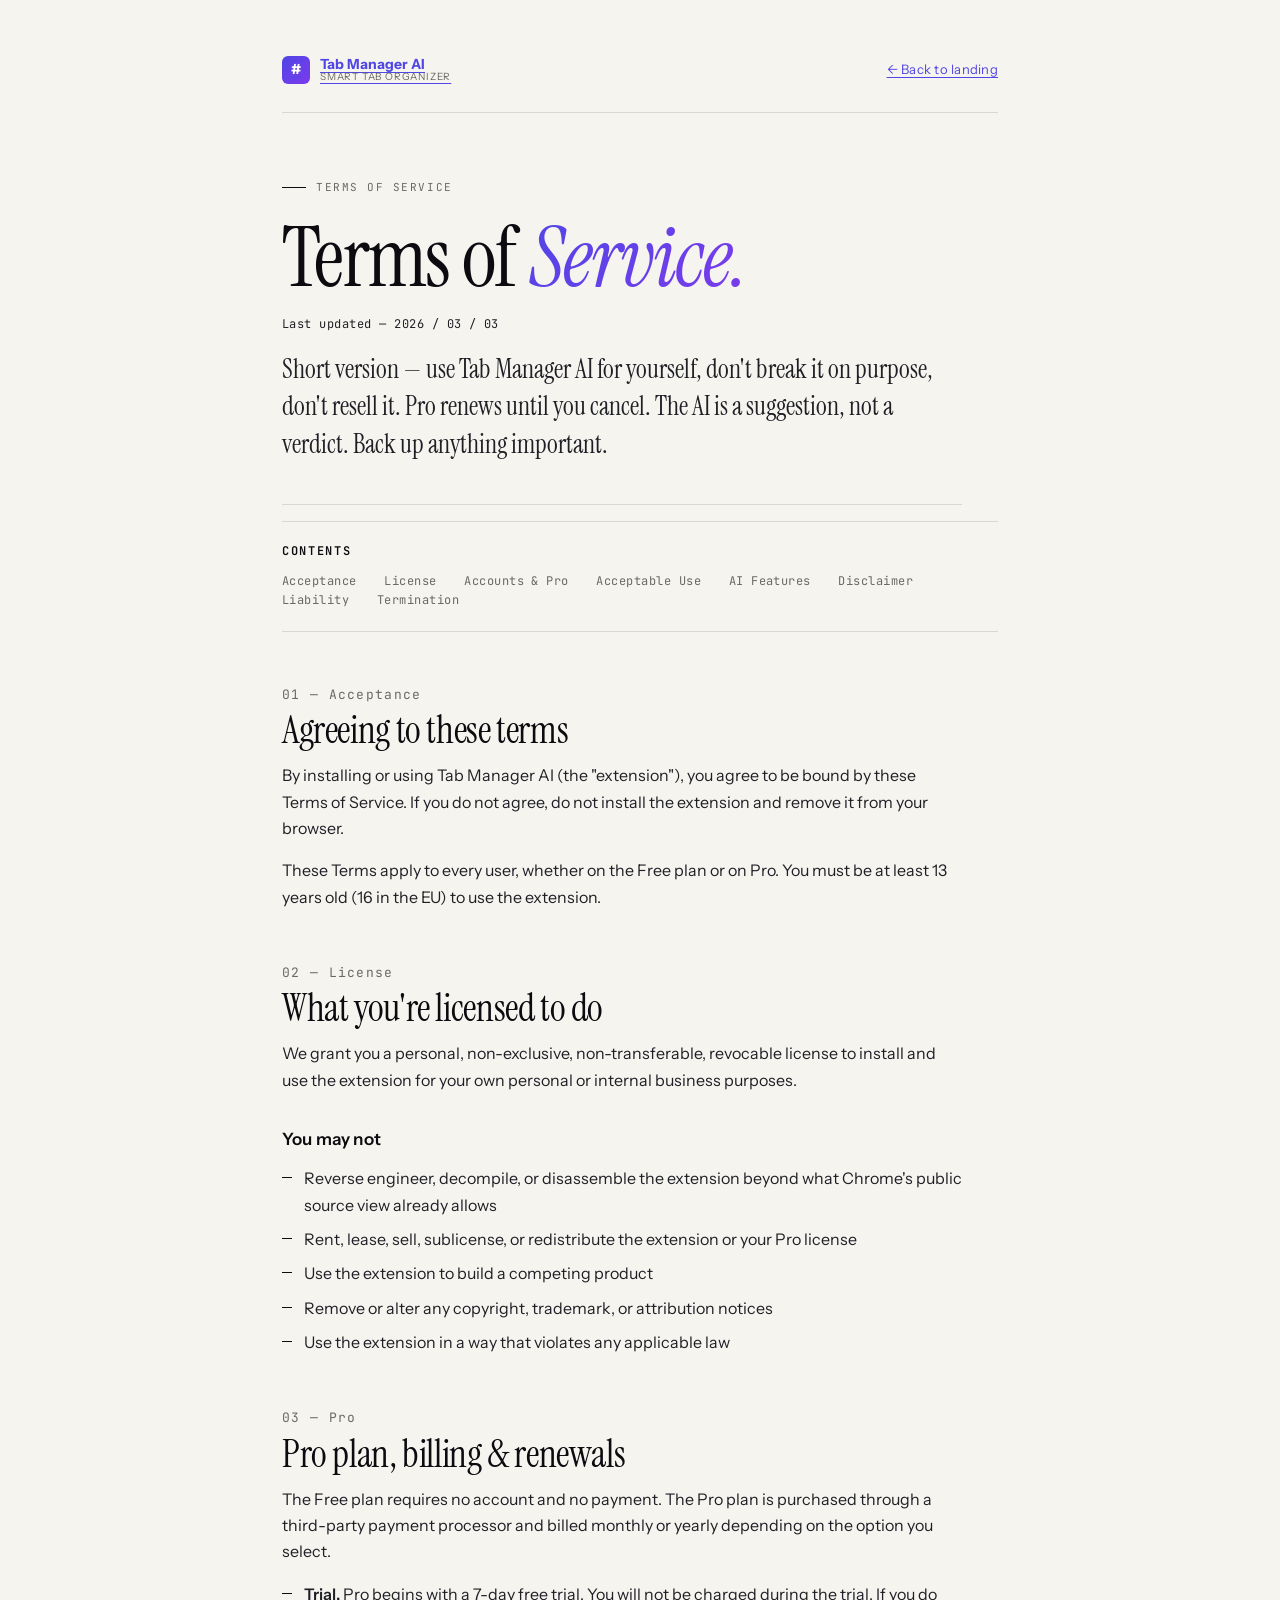
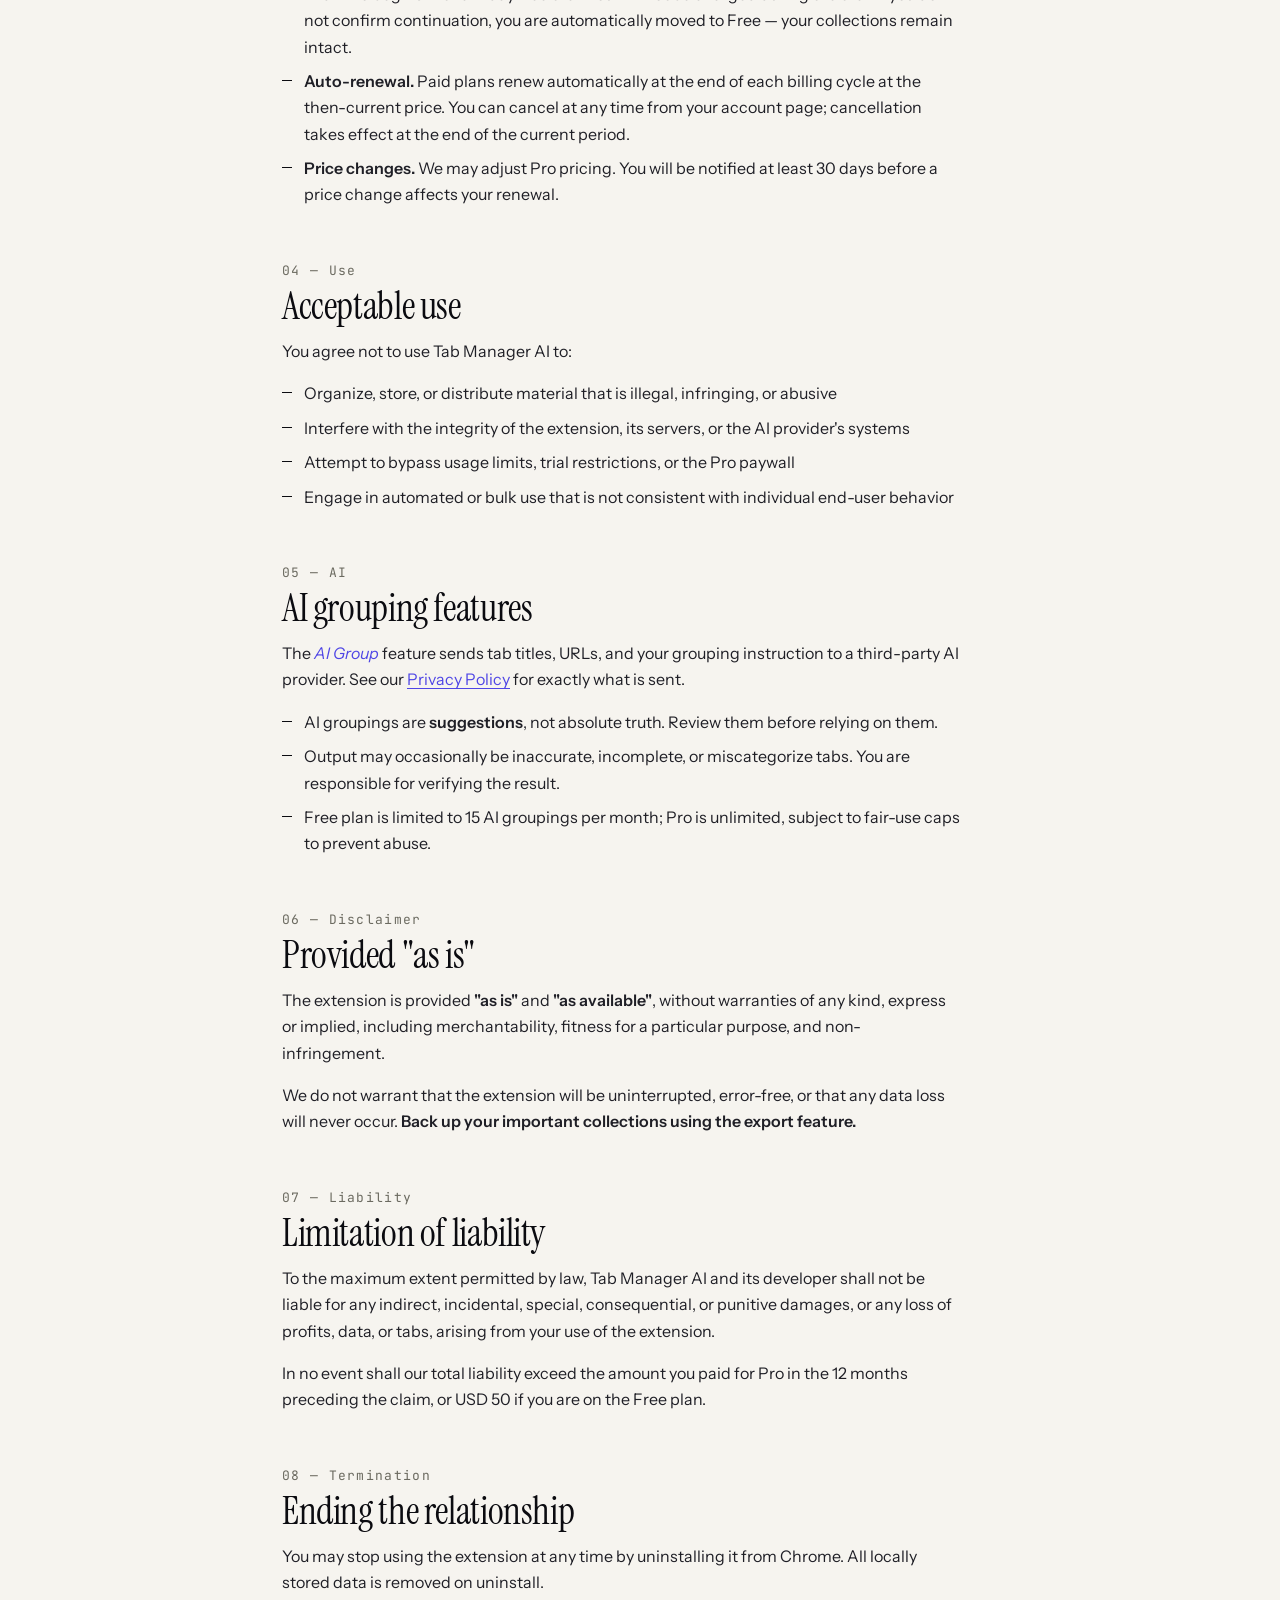
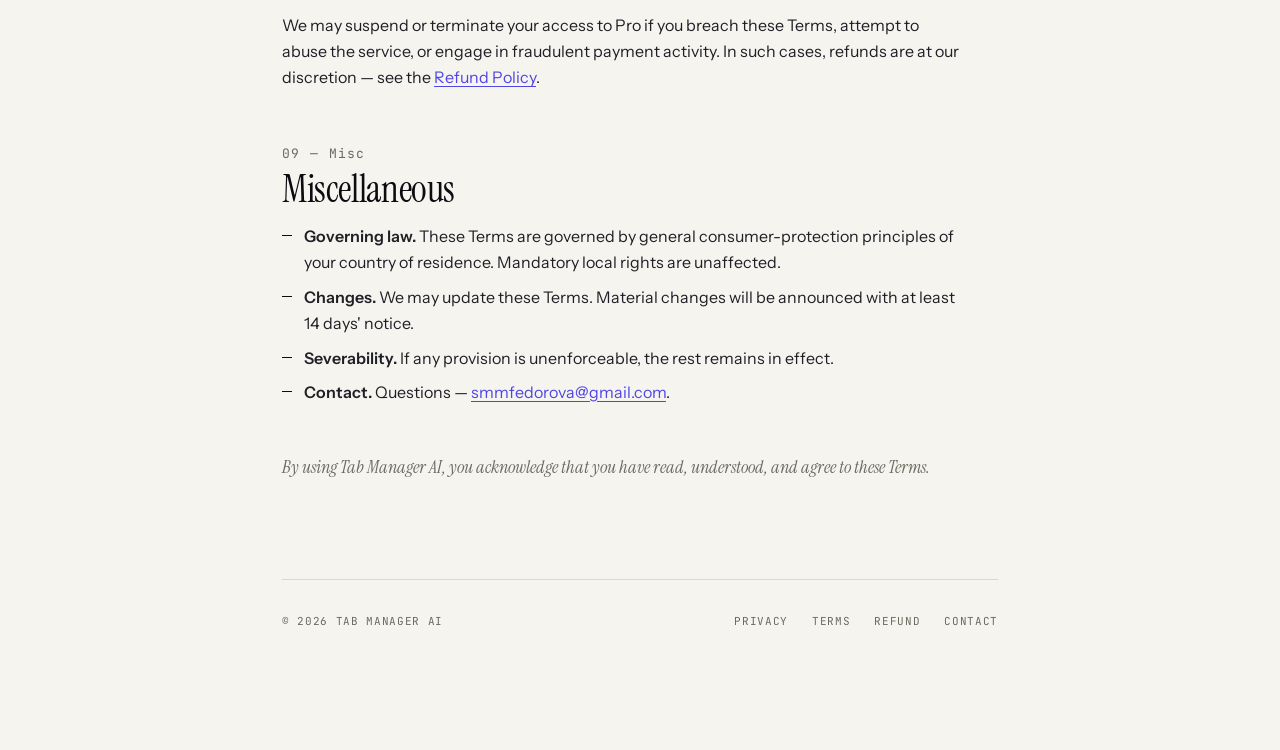
<file: legal/terms.html>
<!DOCTYPE html>
<html lang="en">
<head>
<meta charset="UTF-8">
<meta name="viewport" content="width=device-width, initial-scale=1.0">
<title>Terms of Service — Tab Manager AI</title>
<link rel="preconnect" href="https://fonts.googleapis.com">
<link rel="preconnect" href="https://fonts.gstatic.com" crossorigin>
<link href="https://fonts.googleapis.com/css2?family=Instrument+Serif:ital@0;1&family=Instrument+Sans:wght@400;500;600;700&family=JetBrains+Mono:wght@400;500;600&display=swap" rel="stylesheet">
<link rel="stylesheet" href="legal.css">
</head>
<body>
<div class="legal-wrap">
  <div class="legal-top">
    <a href="../Tab Manager AI Landing.html" class="legal-logo">
      <span class="legal-logo-mark">#</span>
      <span class="legal-logo-text">
        <span class="legal-logo-name">Tab Manager AI</span>
        <span class="legal-logo-kicker">Smart Tab Organizer</span>
      </span>
    </a>
    <a href="../Tab Manager AI Landing.html" class="legal-back">← Back to landing</a>
  </div>

  <div class="legal-eyebrow">Terms of Service</div>
  <h1 class="legal-title">Terms of <em>Service.</em></h1>
  <p class="legal-updated">Last updated — 2026 / 03 / 03</p>

  <p class="legal-lede">Short version — use Tab Manager AI for yourself, don't break it on purpose, don't resell it. Pro renews until you cancel. The AI is a suggestion, not a verdict. Back up anything important.</p>

  <nav class="legal-toc">
  <span class="legal-toc-label">Contents</span>
  <a href="#acceptance">Acceptance</a>
  <a href="#license">License</a>
  <a href="#accounts">Accounts &amp; Pro</a>
  <a href="#conduct">Acceptable Use</a>
  <a href="#ai">AI Features</a>
  <a href="#disclaimer">Disclaimer</a>
  <a href="#liability">Liability</a>
  <a href="#termination">Termination</a>
</nav>

  
<h2 id="acceptance"><span class="num">01 — Acceptance</span>Agreeing to these terms</h2>
<p>By installing or using Tab Manager AI (the "extension"), you agree to be bound by these Terms of Service. If you do not agree, do not install the extension and remove it from your browser.</p>
<p>These Terms apply to every user, whether on the Free plan or on Pro. You must be at least 13 years old (16 in the EU) to use the extension.</p>

<h2 id="license"><span class="num">02 — License</span>What you're licensed to do</h2>
<p>We grant you a personal, non-exclusive, non-transferable, revocable license to install and use the extension for your own personal or internal business purposes.</p>

<h3>You may not</h3>
<ul>
  <li>Reverse engineer, decompile, or disassemble the extension beyond what Chrome's public source view already allows</li>
  <li>Rent, lease, sell, sublicense, or redistribute the extension or your Pro license</li>
  <li>Use the extension to build a competing product</li>
  <li>Remove or alter any copyright, trademark, or attribution notices</li>
  <li>Use the extension in a way that violates any applicable law</li>
</ul>

<h2 id="accounts"><span class="num">03 — Pro</span>Pro plan, billing &amp; renewals</h2>
<p>The Free plan requires no account and no payment. The Pro plan is purchased through a third-party payment processor and billed monthly or yearly depending on the option you select.</p>
<ul>
  <li><strong>Trial.</strong> Pro begins with a 7-day free trial. You will not be charged during the trial. If you do not confirm continuation, you are automatically moved to Free — your collections remain intact.</li>
  <li><strong>Auto-renewal.</strong> Paid plans renew automatically at the end of each billing cycle at the then-current price. You can cancel at any time from your account page; cancellation takes effect at the end of the current period.</li>
  <li><strong>Price changes.</strong> We may adjust Pro pricing. You will be notified at least 30 days before a price change affects your renewal.</li>
</ul>

<h2 id="conduct"><span class="num">04 — Use</span>Acceptable use</h2>
<p>You agree not to use Tab Manager AI to:</p>
<ul>
  <li>Organize, store, or distribute material that is illegal, infringing, or abusive</li>
  <li>Interfere with the integrity of the extension, its servers, or the AI provider's systems</li>
  <li>Attempt to bypass usage limits, trial restrictions, or the Pro paywall</li>
  <li>Engage in automated or bulk use that is not consistent with individual end-user behavior</li>
</ul>

<h2 id="ai"><span class="num">05 — AI</span>AI grouping features</h2>
<p>The <em>AI Group</em> feature sends tab titles, URLs, and your grouping instruction to a third-party AI provider. See our <a href="privacy.html">Privacy Policy</a> for exactly what is sent.</p>
<ul>
  <li>AI groupings are <strong>suggestions</strong>, not absolute truth. Review them before relying on them.</li>
  <li>Output may occasionally be inaccurate, incomplete, or miscategorize tabs. You are responsible for verifying the result.</li>
  <li>Free plan is limited to 15 AI groupings per month; Pro is unlimited, subject to fair-use caps to prevent abuse.</li>
</ul>

<h2 id="disclaimer"><span class="num">06 — Disclaimer</span>Provided "as is"</h2>
<p>The extension is provided <strong>"as is"</strong> and <strong>"as available"</strong>, without warranties of any kind, express or implied, including merchantability, fitness for a particular purpose, and non-infringement.</p>
<p>We do not warrant that the extension will be uninterrupted, error-free, or that any data loss will never occur. <strong>Back up your important collections using the export feature.</strong></p>

<h2 id="liability"><span class="num">07 — Liability</span>Limitation of liability</h2>
<p>To the maximum extent permitted by law, Tab Manager AI and its developer shall not be liable for any indirect, incidental, special, consequential, or punitive damages, or any loss of profits, data, or tabs, arising from your use of the extension.</p>
<p>In no event shall our total liability exceed the amount you paid for Pro in the 12 months preceding the claim, or USD 50 if you are on the Free plan.</p>

<h2 id="termination"><span class="num">08 — Termination</span>Ending the relationship</h2>
<p>You may stop using the extension at any time by uninstalling it from Chrome. All locally stored data is removed on uninstall.</p>
<p>We may suspend or terminate your access to Pro if you breach these Terms, attempt to abuse the service, or engage in fraudulent payment activity. In such cases, refunds are at our discretion — see the <a href="refund.html">Refund Policy</a>.</p>

<h2 id="misc"><span class="num">09 — Misc</span>Miscellaneous</h2>
<ul>
  <li><strong>Governing law.</strong> These Terms are governed by general consumer-protection principles of your country of residence. Mandatory local rights are unaffected.</li>
  <li><strong>Changes.</strong> We may update these Terms. Material changes will be announced with at least 14 days' notice.</li>
  <li><strong>Severability.</strong> If any provision is unenforceable, the rest remains in effect.</li>
  <li><strong>Contact.</strong> Questions — <a href="mailto:smmfedorova@gmail.com">smmfedorova@gmail.com</a>.</li>
</ul>

<p style="margin-top: 48px; font-family: 'Instrument Serif', serif; font-style: italic; font-size: 18px; color: #6b6a60;">
  By using Tab Manager AI, you acknowledge that you have read, understood, and agree to these Terms.
</p>


  <div class="legal-footer">
    <span>© 2026 Tab Manager AI</span>
    <span class="legal-footer-links">
      <a href="privacy.html">Privacy</a>
      <a href="terms.html">Terms</a>
      <a href="refund.html">Refund</a>
      <a href="mailto:smmfedorova@gmail.com">Contact</a>
    </span>
  </div>
</div>
</body>
</html>
</file>
<file: legal/legal.css>
/* Shared legal page styles — editorial match to main landing */
*, *::before, *::after { box-sizing: border-box; }
html, body { margin: 0; padding: 0; }
body {
  font-family: 'Instrument Sans', -apple-system, BlinkMacSystemFont, sans-serif;
  background: #f6f4ef;
  color: #0b0b10;
  -webkit-font-smoothing: antialiased;
  -moz-osx-font-smoothing: grayscale;
  font-size: 16px;
  line-height: 1.65;
}

.legal-wrap {
  max-width: 780px;
  margin: 0 auto;
  padding: 56px 32px 120px;
}

.legal-top {
  display: flex;
  align-items: center;
  justify-content: space-between;
  padding-bottom: 28px;
  margin-bottom: 56px;
  border-bottom: 1px solid rgba(11,11,16,0.12);
}
.legal-logo {
  display: flex;
  align-items: center;
  gap: 10px;
  text-decoration: none;
  color: #0b0b10;
}
.legal-logo-mark {
  width: 28px;
  height: 28px;
  border-radius: 6px;
  background: linear-gradient(135deg, #4f46e5 0%, #7c3aed 100%);
  display: inline-flex;
  align-items: center;
  justify-content: center;
  color: white;
  font-weight: 700;
  font-size: 14px;
}
.legal-logo-text {
  display: flex;
  flex-direction: column;
  line-height: 1.05;
}
.legal-logo-name { font-size: 14px; font-weight: 700; }
.legal-logo-kicker {
  font-size: 10px;
  color: #6b6a60;
  letter-spacing: 0.08em;
  text-transform: uppercase;
}

.legal-back {
  font-size: 13px;
  color: #6b6a60;
  text-decoration: none;
  letter-spacing: 0.02em;
}
.legal-back:hover { color: #0b0b10; }

.legal-eyebrow {
  font-family: 'JetBrains Mono', monospace;
  font-size: 11px;
  color: #6b6a60;
  letter-spacing: 0.14em;
  text-transform: uppercase;
  display: inline-flex;
  align-items: center;
  gap: 10px;
  margin-bottom: 20px;
}
.legal-eyebrow::before {
  content: '';
  width: 24px;
  height: 1px;
  background: #0b0b10;
  display: inline-block;
}

h1.legal-title {
  font-family: 'Instrument Serif', serif;
  font-weight: 400;
  font-size: clamp(48px, 7vw, 84px);
  line-height: 0.98;
  letter-spacing: -0.02em;
  margin: 0 0 16px;
}
h1.legal-title em {
  font-style: italic;
  background: linear-gradient(135deg, #4f46e5 0%, #7c3aed 100%);
  -webkit-background-clip: text;
  background-clip: text;
  color: transparent;
}

.legal-updated {
  font-family: 'JetBrains Mono', monospace;
  font-size: 12px;
  color: #6b6a60;
  letter-spacing: 0.04em;
  margin: 0 0 48px;
}

.legal-lede {
  font-family: 'Instrument Serif', serif;
  font-size: clamp(20px, 2.2vw, 26px);
  line-height: 1.45;
  color: #0b0b10;
  margin: 0 0 56px;
  padding-bottom: 40px;
  border-bottom: 1px solid rgba(11,11,16,0.12);
  max-width: 680px;
}

.legal-wrap h2 {
  font-family: 'Instrument Serif', serif;
  font-weight: 400;
  font-size: clamp(28px, 3.2vw, 38px);
  line-height: 1.1;
  letter-spacing: -0.01em;
  margin: 56px 0 10px;
}
.legal-wrap h2 .num {
  font-family: 'JetBrains Mono', monospace;
  font-size: 13px;
  color: #6b6a60;
  letter-spacing: 0.1em;
  display: block;
  margin-bottom: 8px;
  font-style: normal;
}

.legal-wrap h3 {
  font-family: 'Instrument Sans', sans-serif;
  font-weight: 600;
  font-size: 17px;
  letter-spacing: 0.01em;
  margin: 32px 0 8px;
}

.legal-wrap p {
  margin: 0 0 16px;
  color: #1f1f26;
  max-width: 680px;
}

.legal-wrap ul {
  margin: 12px 0 24px;
  padding: 0;
  list-style: none;
  max-width: 680px;
}
.legal-wrap ul li {
  position: relative;
  padding-left: 22px;
  margin-bottom: 8px;
  color: #1f1f26;
}
.legal-wrap ul li::before {
  content: '';
  position: absolute;
  left: 0;
  top: 0.75em;
  width: 10px;
  height: 1px;
  background: #0b0b10;
}

.legal-wrap strong { font-weight: 600; }
.legal-wrap em { font-style: italic; color: #4f46e5; }
.legal-wrap a {
  color: #4f46e5;
  text-decoration: underline;
  text-underline-offset: 3px;
}
.legal-wrap a:hover { color: #7c3aed; }

.legal-callout {
  background: rgba(79, 70, 229, 0.06);
  border-left: 2px solid #4f46e5;
  padding: 20px 24px;
  margin: 32px 0;
  font-size: 15px;
  color: #1f1f26;
  max-width: 680px;
}
.legal-callout strong { display: block; margin-bottom: 4px; color: #0b0b10; }

.legal-toc {
  font-family: 'JetBrains Mono', monospace;
  font-size: 12px;
  letter-spacing: 0.04em;
  color: #6b6a60;
  padding: 20px 0;
  margin-bottom: 48px;
  border-top: 1px solid rgba(11,11,16,0.12);
  border-bottom: 1px solid rgba(11,11,16,0.12);
}
.legal-toc-label {
  display: block;
  text-transform: uppercase;
  letter-spacing: 0.14em;
  color: #0b0b10;
  margin-bottom: 10px;
  font-weight: 600;
}
.legal-toc a {
  display: inline-block;
  margin-right: 20px;
  color: #6b6a60;
  text-decoration: none;
}
.legal-toc a:hover { color: #4f46e5; }

.legal-footer {
  margin-top: 96px;
  padding-top: 32px;
  border-top: 1px solid rgba(11,11,16,0.12);
  display: flex;
  justify-content: space-between;
  align-items: baseline;
  flex-wrap: wrap;
  gap: 16px;
  font-family: 'JetBrains Mono', monospace;
  font-size: 11px;
  letter-spacing: 0.06em;
  text-transform: uppercase;
  color: #6b6a60;
}
.legal-footer-links {
  display: flex;
  gap: 24px;
}
.legal-footer-links a {
  color: #6b6a60;
  text-decoration: none;
}
.legal-footer-links a:hover { color: #0b0b10; }

@media (max-width: 640px) {
  .legal-wrap { padding: 32px 20px 80px; }
  h1.legal-title { font-size: 44px; }
}
</file>
